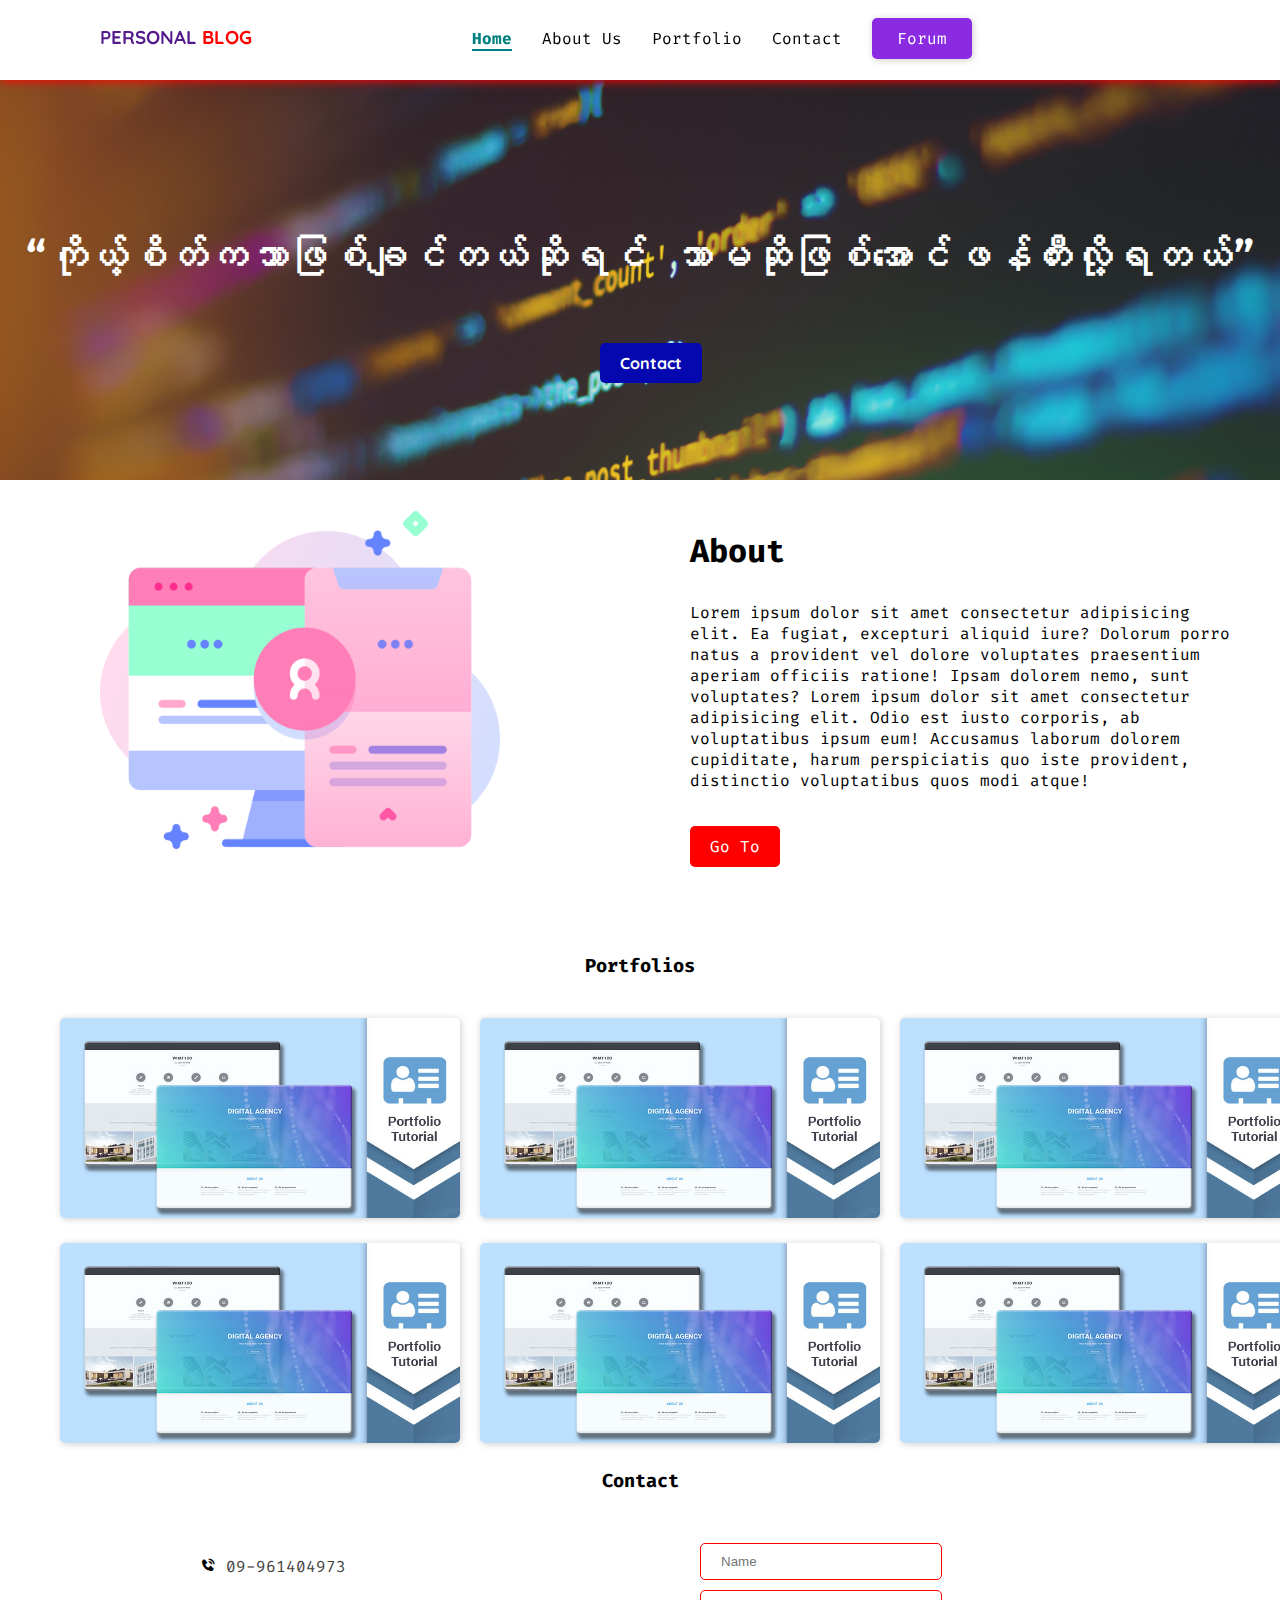
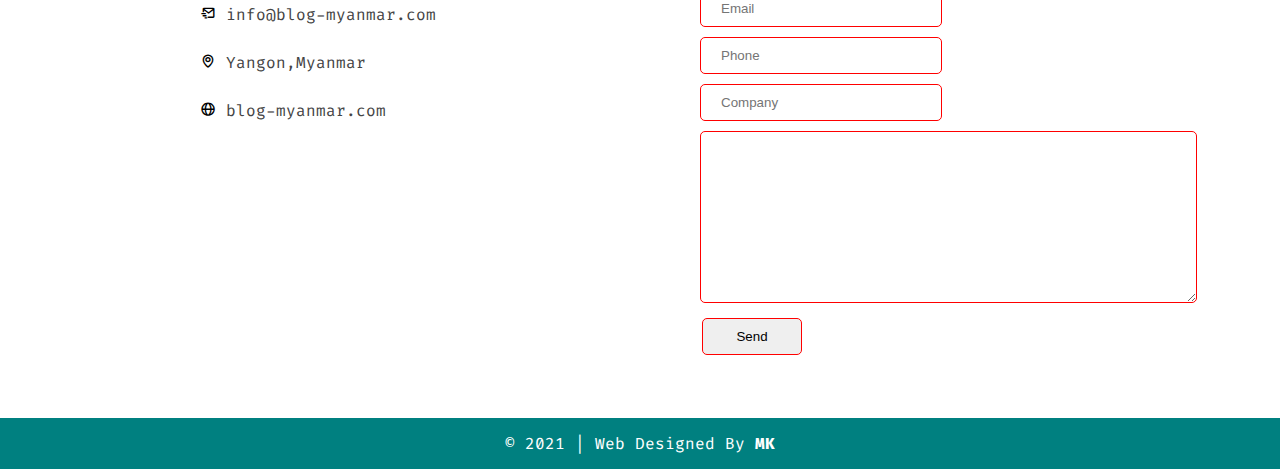
<file: index.html>
<!DOCTYPE html>
<html lang="en">
<head>
    <meta charset="UTF-8">
    <meta name="viewport" content="width=device-width, initial-scale=1.0">
    <title>Blog System</title>

    <link rel="stylesheet" href="css/desgin.css">
    <link rel="stylesheet" href="web-fonts/css/uicons-regular-rounded.css">
    <link href='https://unpkg.com/boxicons@2.0.7/css/boxicons.min.css' rel='stylesheet'>
</head>
<body>

    <!-- Header Start -->
    <header>
        <div id="logo">
            <h3><a href="">Personal <span style="color:red">Blog</span> </a></h3>
        </div>

        <nav id="menu">
            <ul>
                <li><a href="" class="active">Home</a></li>
                <li><a href="#about">About Us</a></li>
                <li><a href="#portfolios">Portfolio</a></li>
                <li><a href="#contact">Contact</a></li>
                <li class="btn  "><a href="">Forum</a></li>
            </ul>
        </nav>
    </header>
    <!-- Header End -->

    <div id="banner">
        <h3><q>ကိုယ့်စိတ်ကသာဖြစ်ချင်တယ်ဆိုရင် ဘာမဆိုဖြစ်အောင်ဖန်တီးလို့ရတယ်</q></h3>
        <a href="" class="btn-primary">Contact</a>
    </div>

    <!-- About Section -->

    <section id="about">
        <div class="about-container">
          <div class="about-img">
            <img src="images/web-development.png" alt="">
            <div class="caption">
              <span>Min Khant</span>
            </div>
          </div>

          <div class="about-text">
              <h3>About</h3>
              <p>
                Lorem ipsum dolor sit amet consectetur adipisicing elit. Ea fugiat, excepturi aliquid iure? Dolorum porro natus a provident vel dolore voluptates praesentium aperiam officiis ratione! Ipsam dolorem nemo, sunt voluptates?
                Lorem ipsum dolor sit amet consectetur adipisicing elit. Odio est iusto corporis, ab voluptatibus ipsum eum! Accusamus laborum dolorem cupiditate, harum perspiciatis quo iste provident, distinctio voluptatibus quos modi atque!
              </p>

              <a href="" type="button" class="action">Go To</a>
          </div>
        </div>
    </section>

    <section id="portfolios">
        <h3 class="section-title">Portfolios</h3>
        <div class="portfolio-container">
            <div class="item">
                <img src="images/portfolio-1.jpg" alt="portolio-1">
                <div class="view">
                    <a href="" class="figcaption">View Details</a>
                </div>
                
            </div>

            <div class="item">
                <img src="images/portfolio-1.jpg" alt="portolio-1">
                <div class="view">
                    <a href="" class="figcaption">View Details</a>
                </div>
            </div>

            <div class="item">
                <img src="images/portfolio-1.jpg" alt="portolio-1">
                <div class="view">
                    <a href="" class="figcaption">View Details</a>
                </div>
            </div>

            <div class="item">
                <img src="images/portfolio-1.jpg" alt="portolio-1">
                <div class="view">
                    <a href="" class="figcaption">View Details</a>
                </div>
            </div>

            <div class="item">
                <img src="images/portfolio-1.jpg" alt="portolio-1">
                <div class="view">
                    <a href="" class="figcaption">View Details</a>
                </div>
            </div>

            <div class="item">
                <img src="images/portfolio-1.jpg" alt="portolio-1">
                <div class="view">
                    <a href="" class="figcaption">View Details</a>
                </div>
            </div>
            
        </div>
    </section>

    <section id="contact">
        <h3 class="section-title">Contact</h3>
        <div class="contact-container">
            <!-- <h3 class="section-title">Contact</h3> -->
            <div class="contact-info">
                <p>
                    <i class='bx bxs-phone-call'></i>
                    <a href="tel:09-961404973">09-961404973</a>
                </p>

                <p>
                    <i class='bx bx-mail-send' ></i>
                    <a href="mailto:info@blog-myanmar.co">info@blog-myanmar.com</a>
                </p>

                <p>
                    <i class='bx bx-map' ></i>
                    <a href="">Yangon,Myanmar</a>
                </p>

                <p>
                    <i class='bx bx-globe' ></i>
                    <a href="https://blog-myanmar.com">blog-myanmar.com</a>
                </p>
                
            </div>

            <div class="contactus">
                <form action="">
                    <div class="inputs">
                        <input type="text" placeholder="Name" name="" id="">
                        <input type="email" placeholder="Email" name="" id="">
                        <input type="tel" placeholder="Phone" name="" id="">
                        <input type="text" placeholder="Company" name="" id="">
                        <textarea name="" id="" cols="55" rows="10"></textarea>
                    </div>
                    <input type="submit" name="" value="Send" class="form-control">
                </form>
            </div>
        </div>
    </section>
   
    <footer>
        <p> &copy; 2021 | Web Designed By <a href="">MK</a></p>
    </footer>
</body>
</html>
</file>
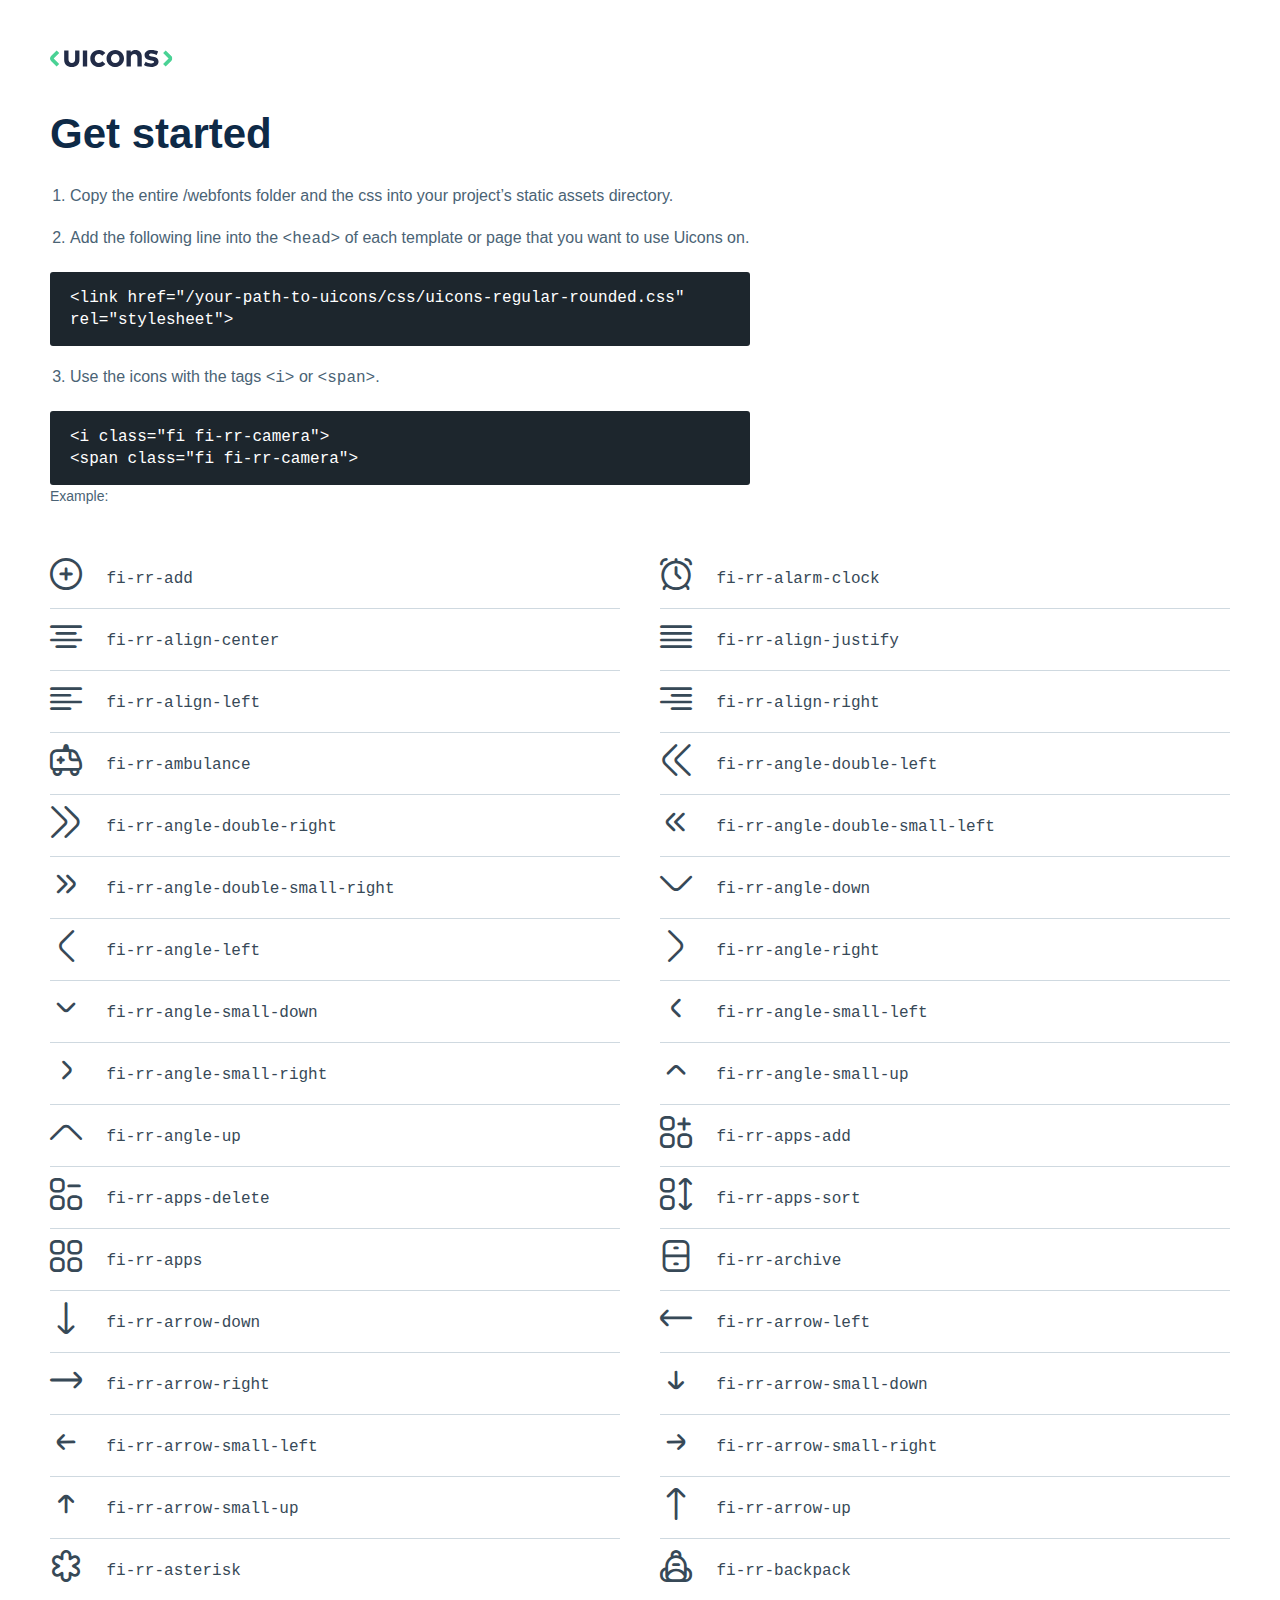
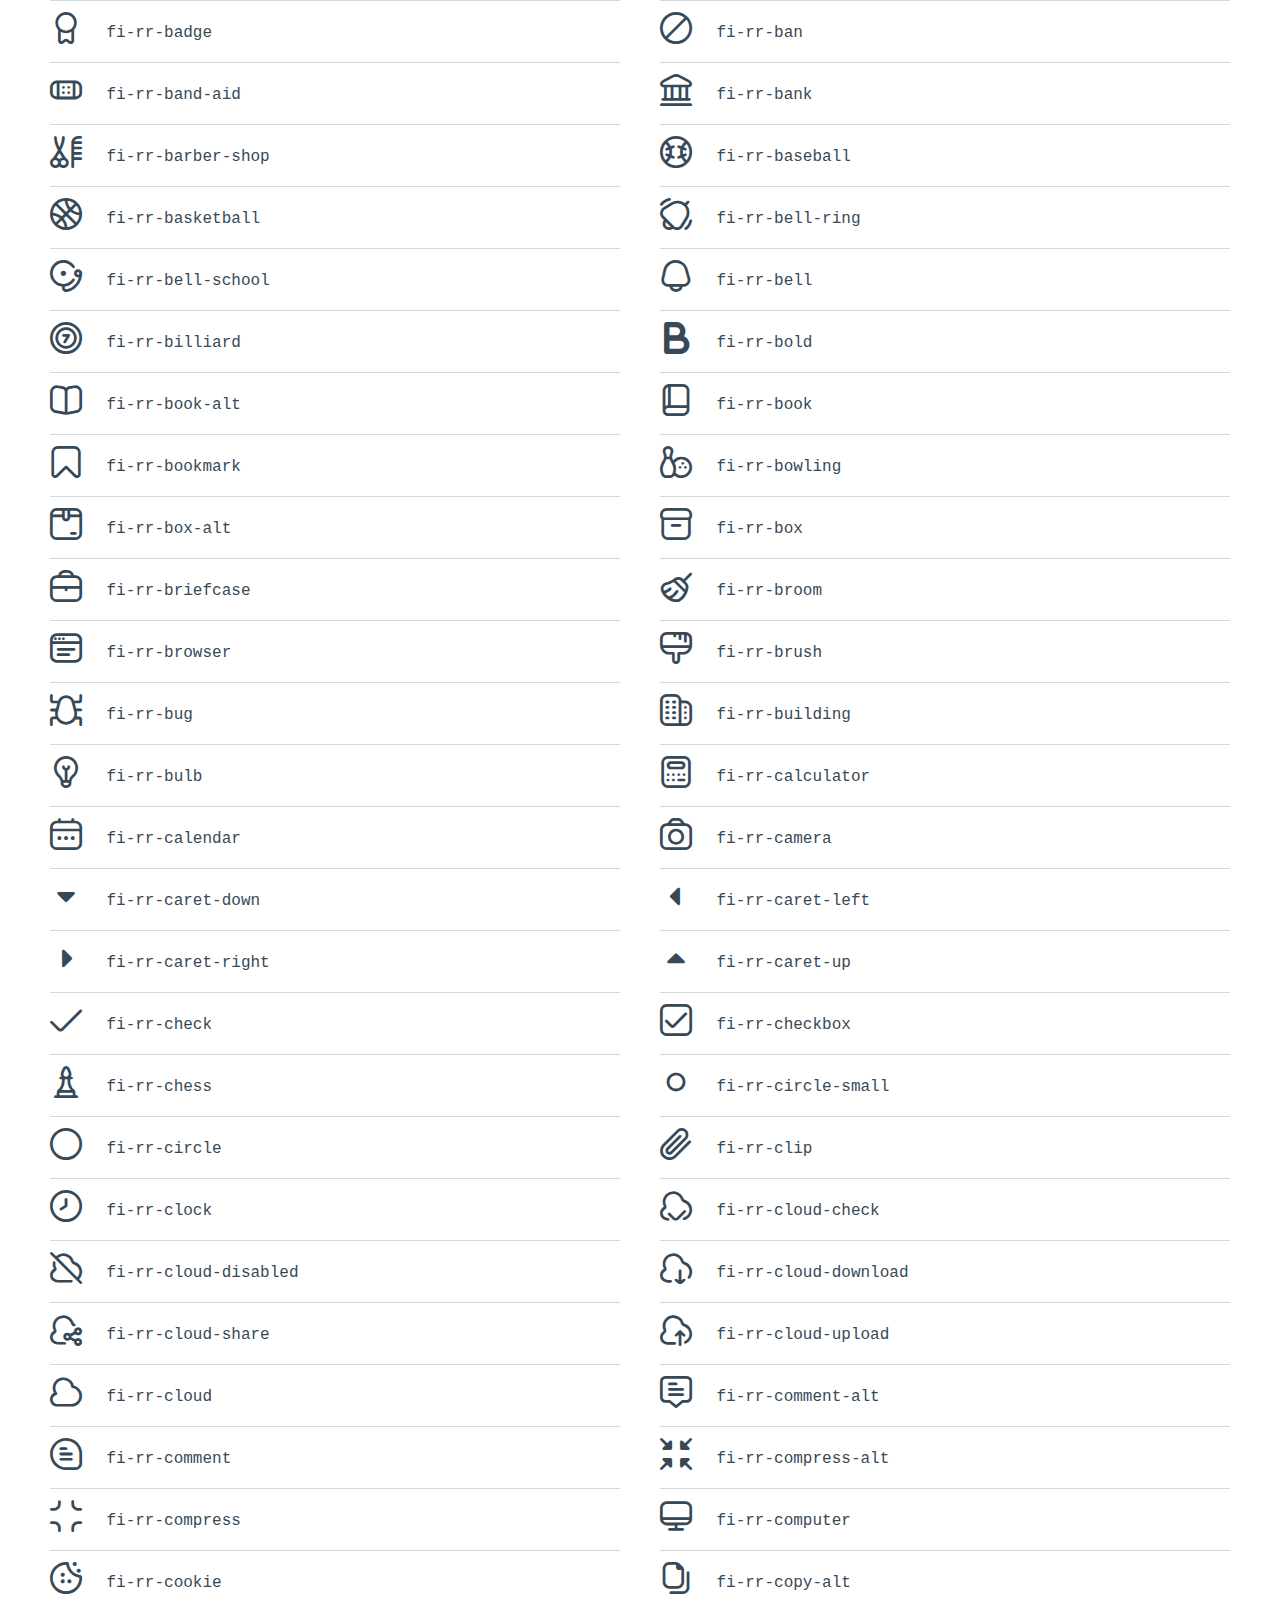
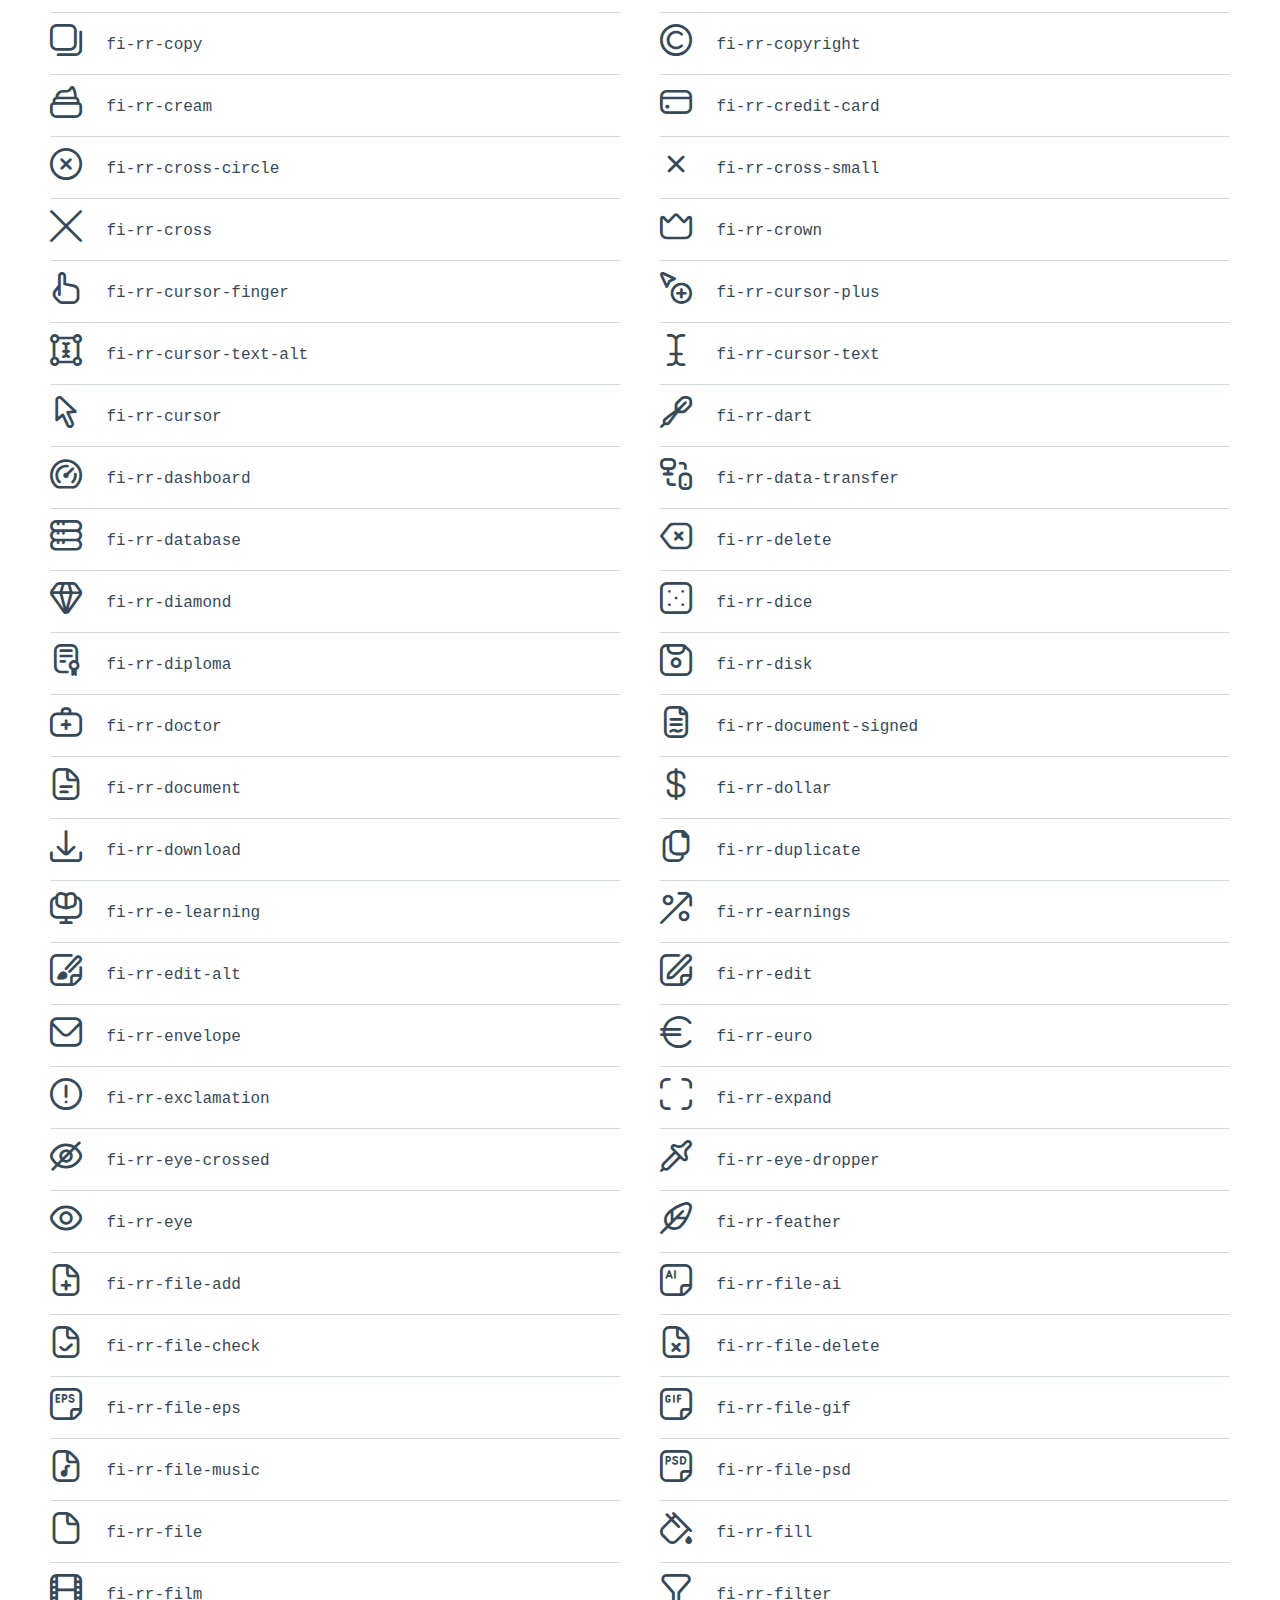
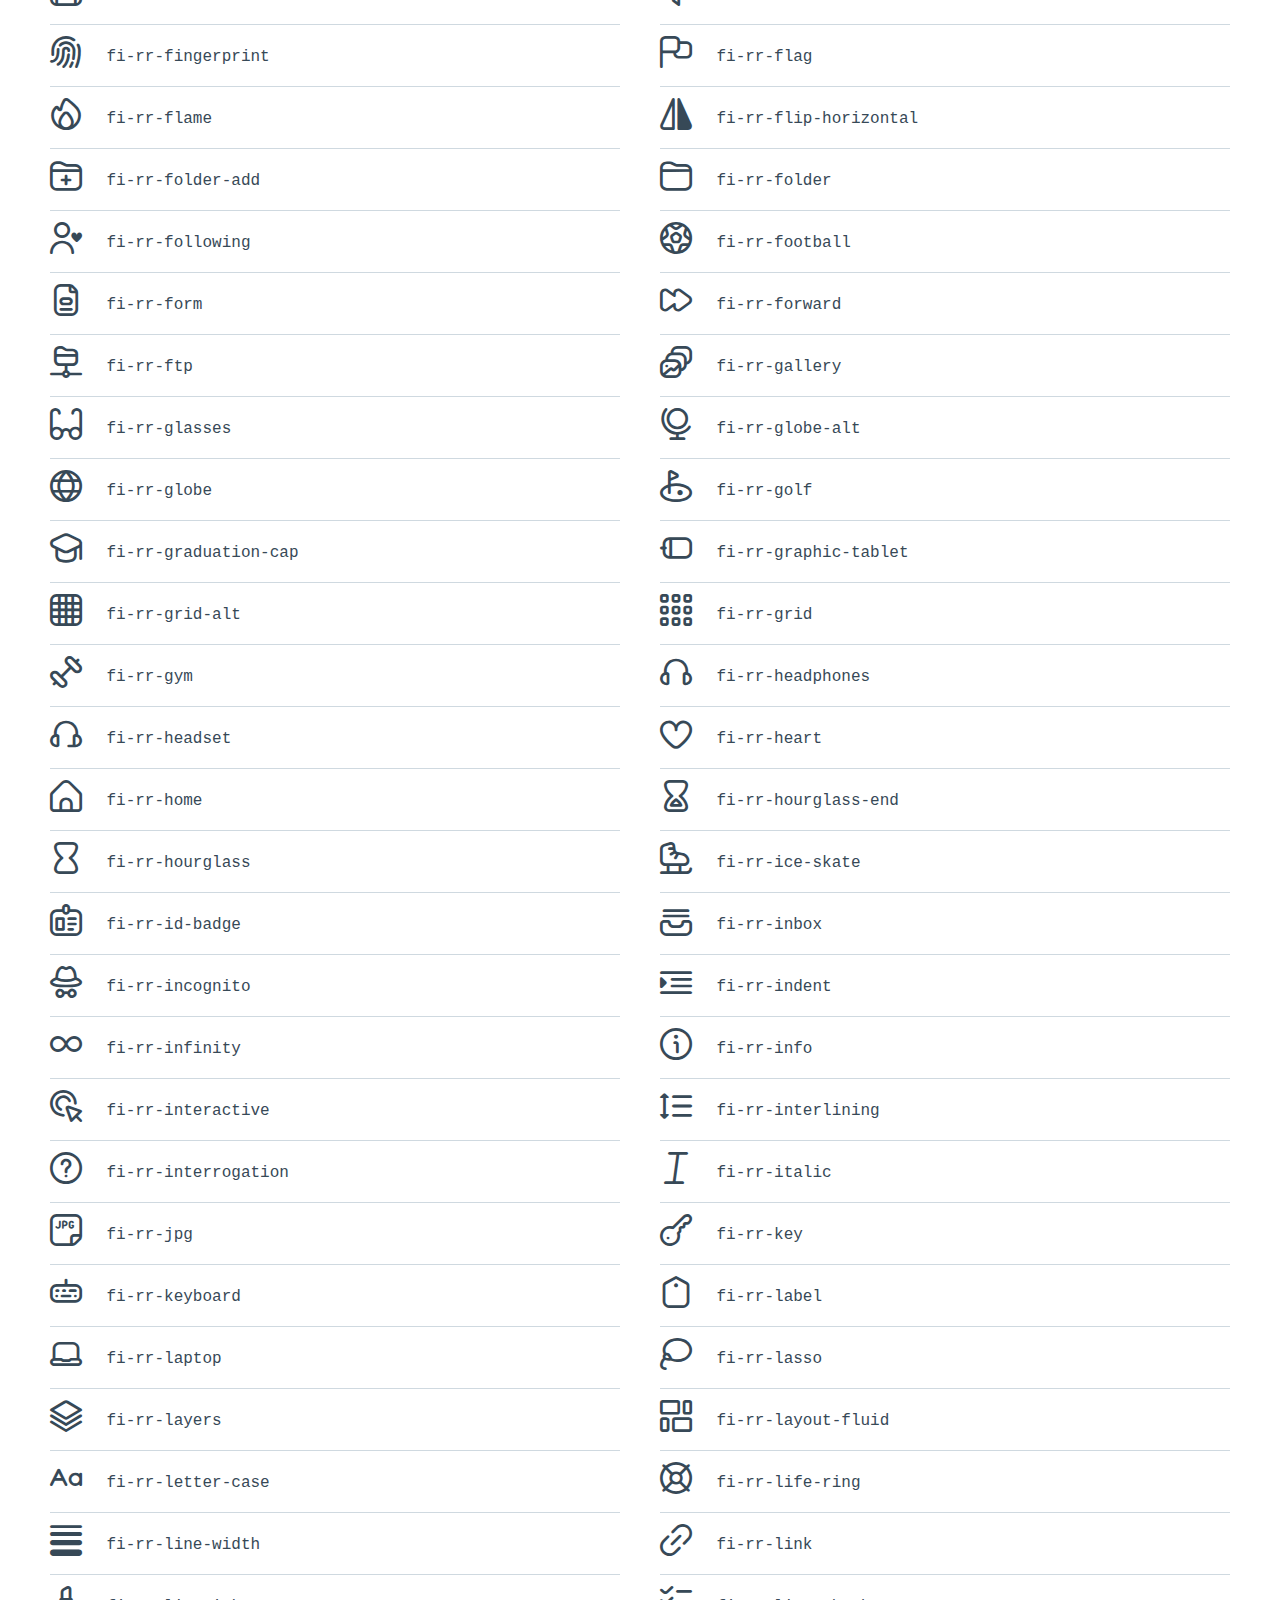
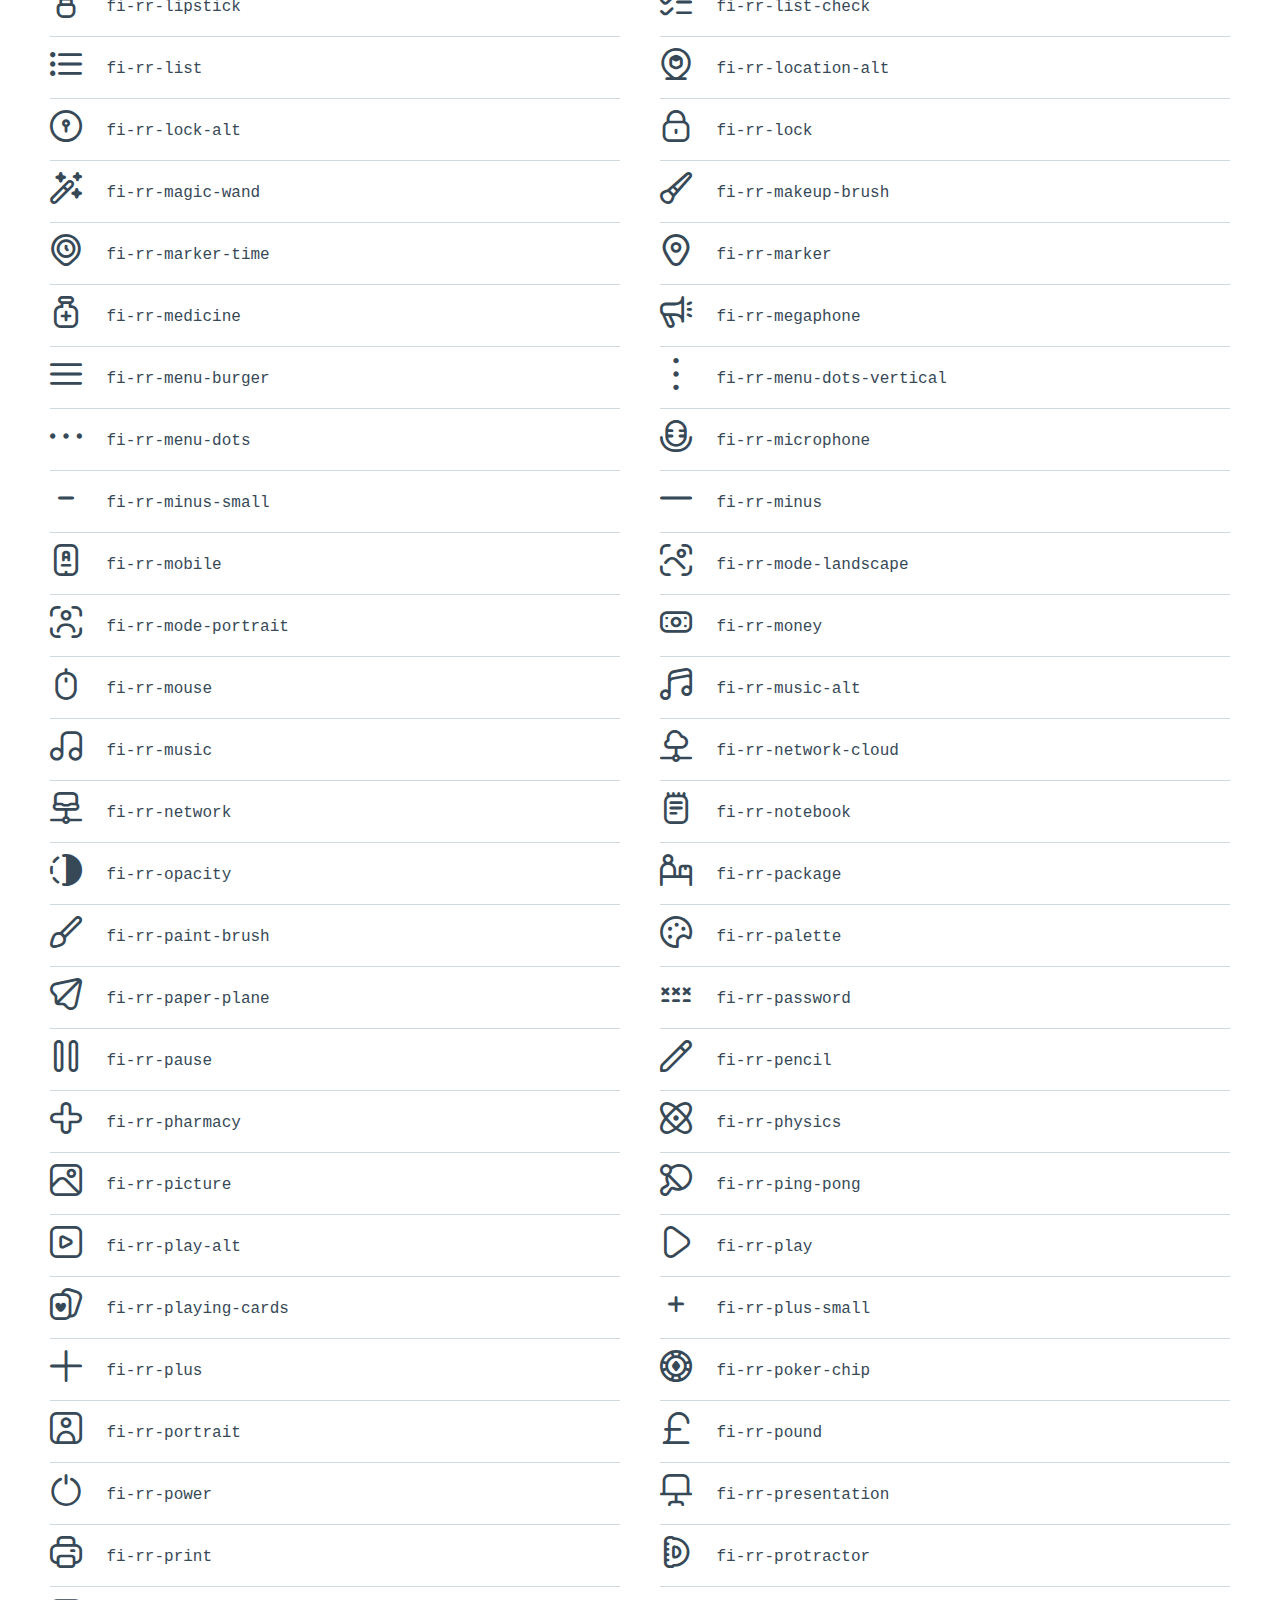
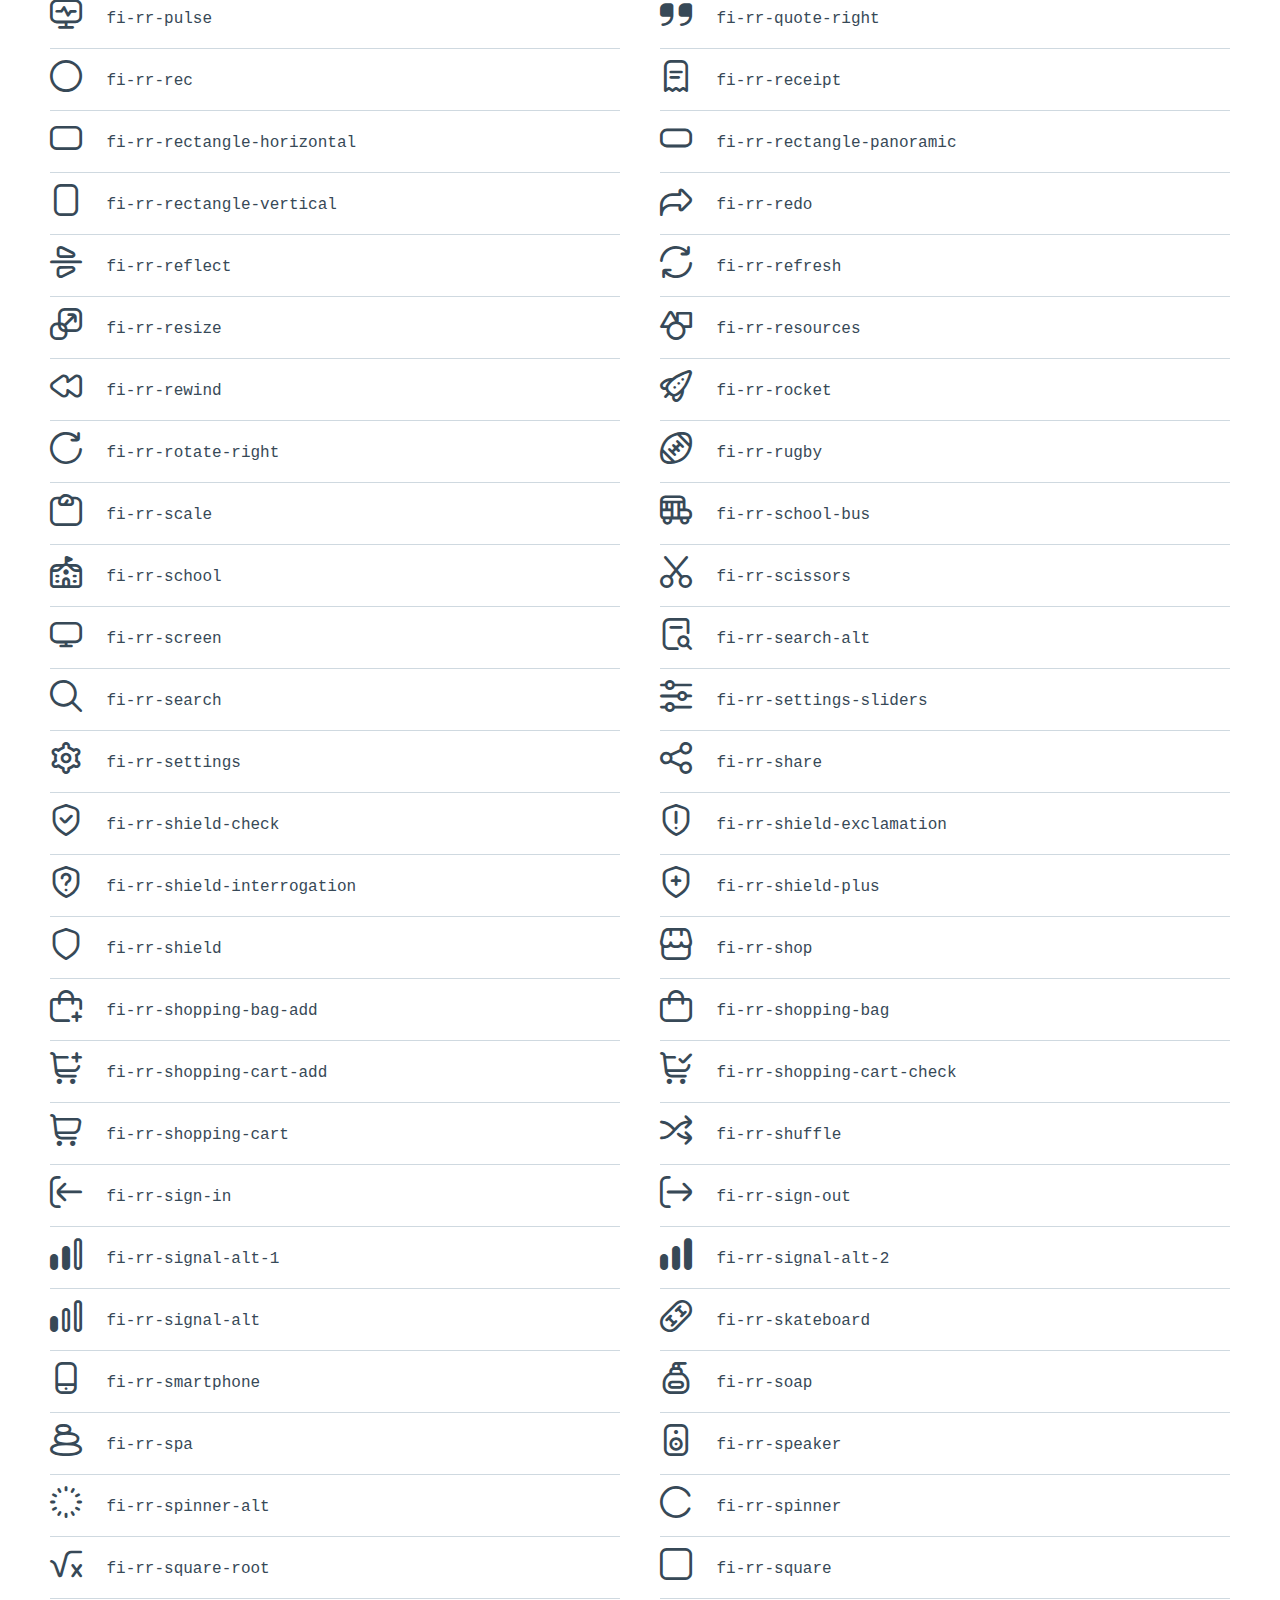
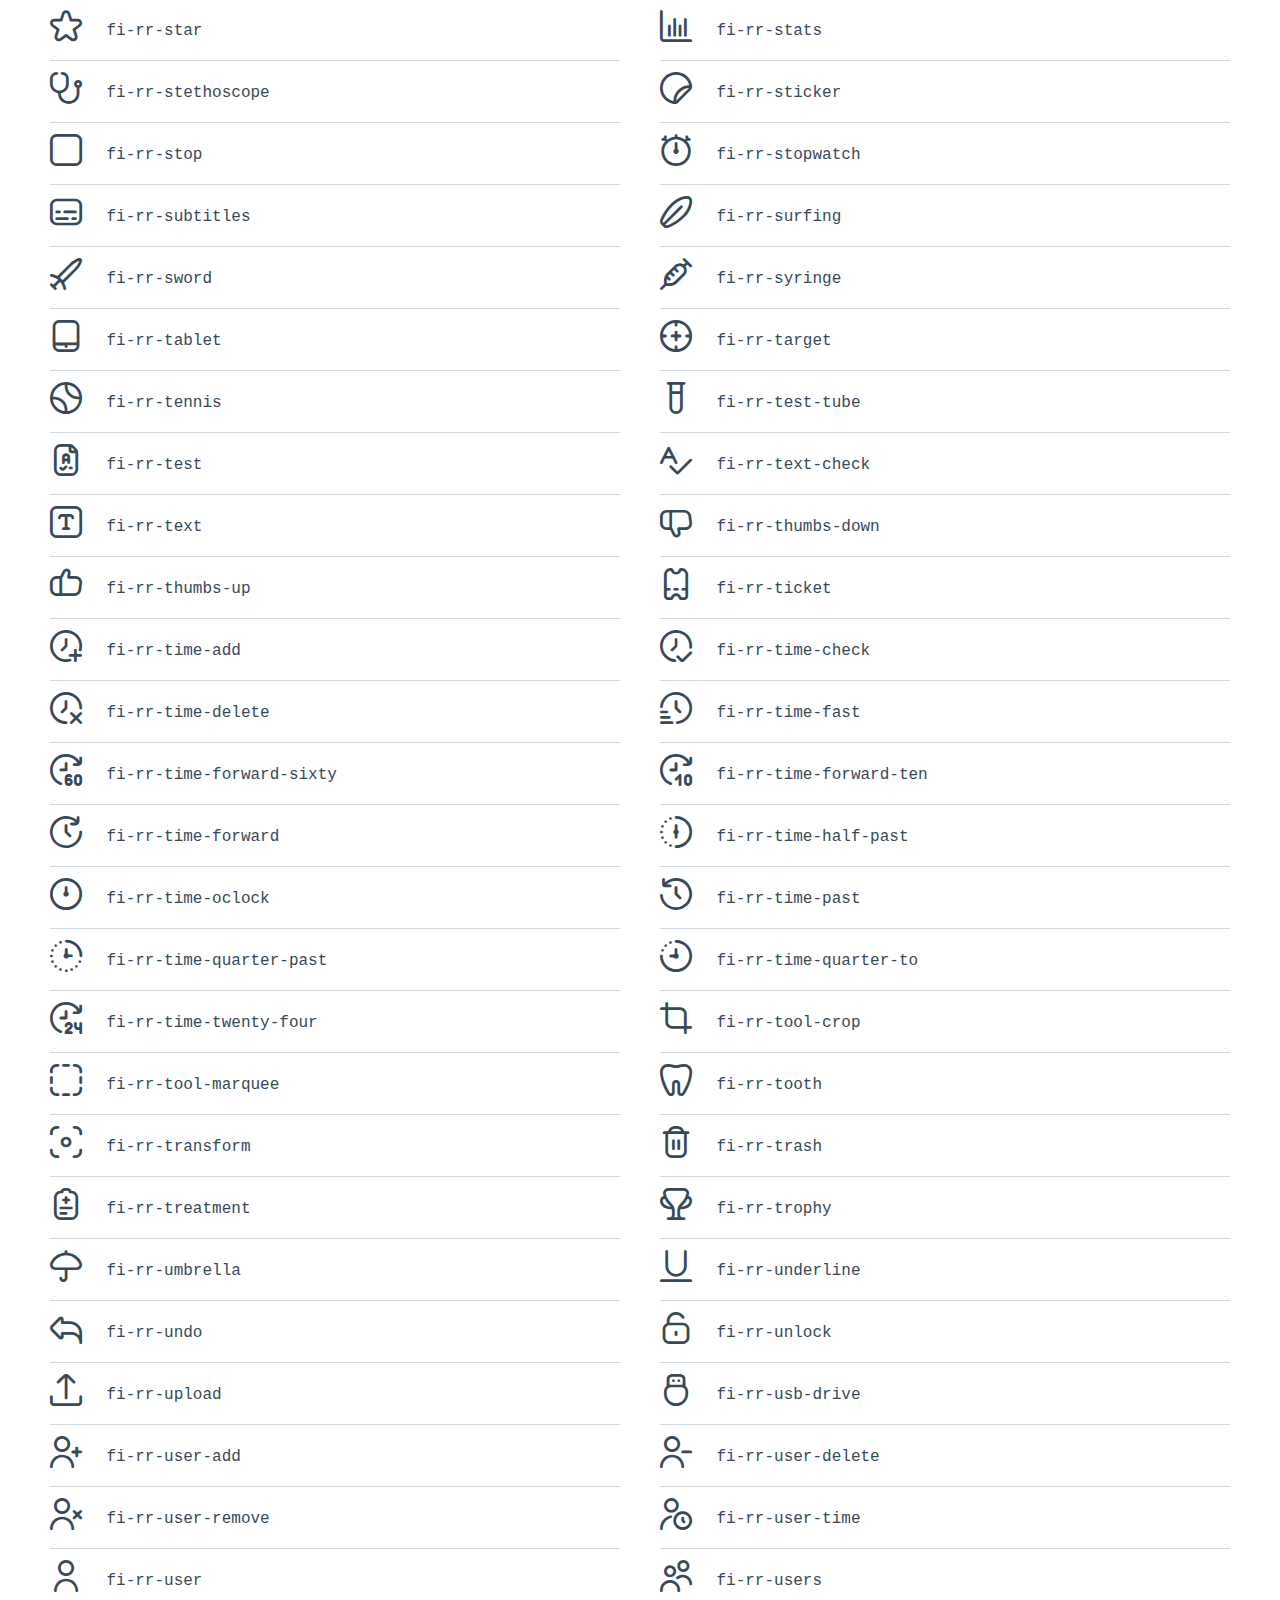
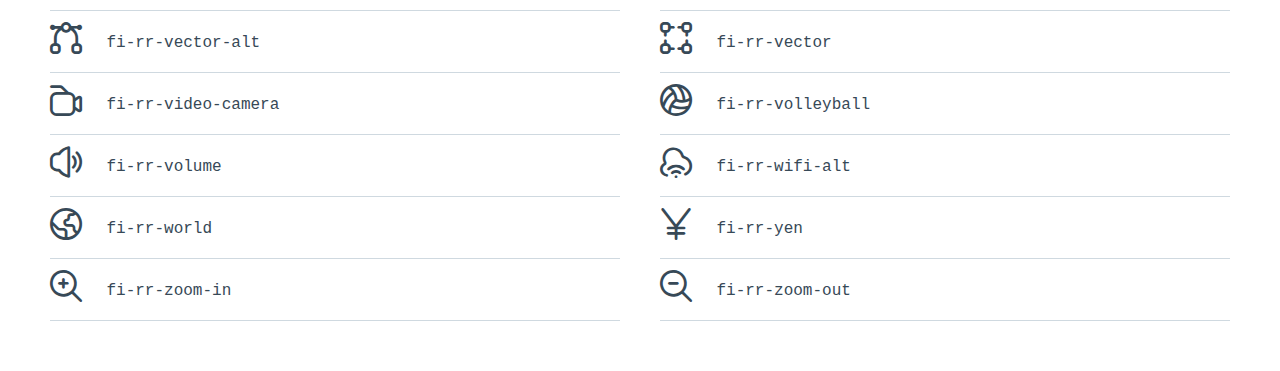
<file: web-fonts/how-to-use.html>
<!DOCTYPE html>
<html lang="en">
<head>
    <meta charset="UTF-8">
    <title>Uicons</title>

    <style>
        html,body,div,span,applet,object,iframe,h1,h2,h3,h4,h5,h6,p,blockquote,pre,a,abbr,acronym,address,big,cite,code,del,dfn,em,img,ins,kbd,q,s,samp,small,strike,strong,sub,sup,tt,var,b,u,i,center,dl,dt,dd,ol,ul,li,fieldset,form,label,legend,table,caption,tbody,tfoot,thead,tr,th,td,article,aside,canvas,details,embed,figure,figcaption,footer,header,hgroup,menu,nav,output,ruby,section,summary,time,mark,audio,video{margin:0;padding:0;border:0;font-size:100%;font:inherit;vertical-align:baseline}article,aside,details,figcaption,figure,footer,header,hgroup,menu,nav,section{display:block}body{line-height:1}ol,ul{list-style:none}blockquote,q{quotes:none}blockquote:before,blockquote:after,q:before,q:after{content:'';content:none}table{border-collapse:collapse;border-spacing:0}

        html {
            box-sizing: border-box;
        }
        *, *:before, *:after {
            box-sizing: inherit;
        }

        body {
            font-family: Arial, Helvetica, sans-serif;
            color: #4A6375;
            line-height: 22px;
        }

        .container {
            padding: 50px;
        }

        .logo {
            margin-bottom: 50px;
            display: inline-block;
        }

        .logo svg {
            display: block
        }

        h1 {
            font-size: 42px;
            color: #0E2A47;
            font-weight: bold;
            margin-bottom: 40px;
        }

        .mono {
            font-family: Consolas,Monaco,Lucida Console,Liberation Mono,DejaVu Sans Mono,Bitstream Vera Sans Mono,Courier New, monospace;
        }

        code {
            background-color: #1D262D;
            padding: 15px 20px;
            border-radius: 3px;
            color: #fff;
            display: block;
            font-family: Consolas,Monaco,Lucida Console,Liberation Mono,DejaVu Sans Mono,Bitstream Vera Sans Mono,Courier New, monospace;
            font-weight: normal;
            width: 100%;
            max-width: 700px;
            margin-left: -20px;
        }

        pre {
            white-space: break-spaces;
        }

        small {
            font-size: 14px;
            margin-left: -20px;
        }

        ol {
            list-style: decimal;
            padding-left: 20px;
        }

        .steps {
            text-align: left;
            margin-bottom: 40px;;
        }

        .steps ol li {
            margin-bottom: 20px;
        }

        .icons {
            color: #374957;
        }

        .icons {
            display: flex;
            flex-wrap: wrap;
            align-items: flex-start;
            margin: 0 -20px;
        }

        .icons li {
            padding: 0 20px;
            width: 50%;
        }

        .icon-holder {
            height: 62px;
            line-height: 62px;
            border-bottom: 1px solid #CFD9E0;
        }

        .icon-holder i {
            font-size: 32px;
            vertical-align: middle;
            margin-right: 20px;
        }

        @media (max-width: 768px) {
            .container {
                padding: 20px;
            }

            .icons li {
                padding: 0 20px;
                width: 100%;
            }
        }
    </style>

    <link rel="stylesheet" type="text/css" href="css/uicons-regular-rounded.css" />
</head>
<body>

    <div class="container">
        <a href="http://www.flaticon.com/uicons" class="logo">
            <svg width="123" height="17" viewBox="0 0 123 17" fill="none" xmlns="http://www.w3.org/2000/svg">
                <g clip-path="url(#clip0)">
                <path d="M29.4438 9.70091C29.4438 14.8009 25.845 17.004 21.812 17.004C17.7791 17.004 14.1641 14.805 14.1641 9.70091V0.434082H18.5135V9.33169C18.5135 11.9162 19.9295 12.9832 21.812 12.9832C23.6946 12.9832 25.1106 11.9324 25.1106 9.33169V0.434082H29.4438V9.70091Z" fill="#222C47"/>
                <path d="M37.1853 16.5821H32.8359V0.434082H37.1853V16.5821Z" fill="#222C47"/>
                <path d="M55.3498 3.051L52.2176 5.68012C51.7982 5.17177 51.2715 4.7626 50.6752 4.482C50.0789 4.2014 49.4279 4.05633 48.7689 4.05721C46.5171 4.05721 44.7116 5.82618 44.7116 8.52021C44.7116 11.2142 46.4968 12.9832 48.7689 12.9832C49.4361 12.977 50.0944 12.8291 50.7001 12.5493C51.3058 12.2695 51.8452 11.8642 52.2825 11.3603L55.3823 14.0097C54.6134 14.9885 53.6254 15.7731 52.4979 16.3002C51.3703 16.8274 50.1348 17.0823 48.8906 17.0446C43.7338 16.9999 40.2852 13.3889 40.2852 8.52021C40.2852 3.65148 43.7338 -7.03519e-05 48.8825 -7.03519e-05C50.1248 -0.0375892 51.3582 0.219274 52.4822 0.74954C53.6062 1.2798 54.5888 2.06843 55.3498 3.051Z" fill="#222C47"/>
                <path d="M73.9959 8.52029C73.9959 13.389 70.2794 17.0406 65.2484 17.0406C60.2174 17.0406 56.5293 13.389 56.5293 8.52029C56.5293 3.65155 60.2295 0 65.2484 0C70.2672 0 73.9959 3.65155 73.9959 8.52029ZM60.9639 8.52029C60.9639 11.1372 62.7978 12.9833 65.2484 12.9833C67.699 12.9833 69.545 11.1494 69.545 8.52029C69.545 5.89117 67.699 4.05728 65.2484 4.05728C62.7978 4.05728 60.9639 5.88305 60.9639 8.52029Z" fill="#222C47"/>
                <path d="M91.7714 6.30095V16.5821H87.422V7.70883C87.422 5.3759 86.2535 4.08974 84.2736 4.08974C82.4072 4.08974 80.8574 5.30692 80.8574 7.74129V16.5821H76.5039V0.434129H80.7397V2.33294C81.8879 0.616706 83.6569 0 85.4908 0C89.1545 0 91.7714 2.54797 91.7714 6.30095Z" fill="#222C47"/>
                <path d="M106.657 4.93353C105.049 4.1464 103.297 3.6976 101.508 3.61492C99.8569 3.61492 99.0252 4.19917 99.0252 5.08365C99.0252 5.96814 100.19 6.24809 101.658 6.46718L103.091 6.68222C106.588 7.21778 108.54 8.78389 108.54 11.5185C108.54 14.8495 105.805 16.9999 101.123 16.9999C98.9238 16.9999 96.039 16.5942 93.9414 15.1011L95.6576 11.7984C97.2818 12.8839 99.2024 13.4395 101.155 13.3889C103.184 13.3889 104.141 12.8209 104.141 11.8715C104.141 11.0884 103.33 10.6543 101.456 10.3865L100.141 10.2039C96.4082 9.68866 94.5581 8.05358 94.5581 5.30275C94.5581 1.98795 97.1223 0.0282822 101.374 0.0282822C103.714 -0.0143955 106.03 0.511905 108.122 1.56193L106.657 4.93353Z" fill="#222C47"/>
                <path d="M3.70114 8.5204L9.24338 2.95787L6.65889 0.377441L1.03145 6.00489C0.37092 6.66732 0 7.56464 0 8.50011C0 9.43559 0.37092 10.3329 1.03145 10.9953L6.60615 16.57L9.19064 13.9896L3.70114 8.5204Z" fill="#4AD295"/>
                <path d="M118.622 8.44737L113.08 13.9896L115.665 16.57L121.288 10.9548C121.616 10.6269 121.876 10.2377 122.054 9.80916C122.232 9.38066 122.323 8.92136 122.323 8.45751C122.323 7.99366 122.232 7.53436 122.054 7.10586C121.876 6.67737 121.616 6.28808 121.288 5.96026L115.713 0.377441L113.133 2.95787L118.622 8.44737Z" fill="#4AD295"/>
                </g>
                <defs>
                <clipPath id="clip0">
                <rect width="122.323" height="17" fill="white"/>
                </clipPath>
                </defs>
            </svg>
        </a>
        
        <h1>Get started</h1>

        <div class="steps">
            <ol>
                <li>Copy the entire /webfonts folder and the css into your project’s static assets directory.</li>
                <li>Add the following line into the <span class="mono">&lt;head&gt;</span> of each template or page that you want to use Uicons on.<br><br>
                    <code><pre>&lt;link href="/your-path-to-uicons/css/uicons-regular-rounded.css" rel="stylesheet"&gt;</pre></code>
                </li>
                <li>Use the icons with the tags <span class="mono">&lt;i&gt;</span> or <span class="mono">&lt;span&gt;</span>.<br><br>
                    <code><pre>&lt;i class="fi fi-rr-camera"&gt;
&lt;span class="fi fi-rr-camera"&gt;</pre></code>
                    <small>Example:</small>
                </li>
            </ol>
        </div>

        <ul class="icons">
            <li>
                <div class="icon-holder">
                    <i class="fi fi-rr-add"></i>
                    <span class="label mono">fi-rr-add</span>
                </div>
            </li>
    
    
            <li>
                <div class="icon-holder">
                    <i class="fi fi-rr-alarm-clock"></i>
                    <span class="label mono">fi-rr-alarm-clock</span>
                </div>
            </li>
    
    
            <li>
                <div class="icon-holder">
                    <i class="fi fi-rr-align-center"></i>
                    <span class="label mono">fi-rr-align-center</span>
                </div>
            </li>
    
    
            <li>
                <div class="icon-holder">
                    <i class="fi fi-rr-align-justify"></i>
                    <span class="label mono">fi-rr-align-justify</span>
                </div>
            </li>
    
    
            <li>
                <div class="icon-holder">
                    <i class="fi fi-rr-align-left"></i>
                    <span class="label mono">fi-rr-align-left</span>
                </div>
            </li>
    
    
            <li>
                <div class="icon-holder">
                    <i class="fi fi-rr-align-right"></i>
                    <span class="label mono">fi-rr-align-right</span>
                </div>
            </li>
    
    
            <li>
                <div class="icon-holder">
                    <i class="fi fi-rr-ambulance"></i>
                    <span class="label mono">fi-rr-ambulance</span>
                </div>
            </li>
    
    
            <li>
                <div class="icon-holder">
                    <i class="fi fi-rr-angle-double-left"></i>
                    <span class="label mono">fi-rr-angle-double-left</span>
                </div>
            </li>
    
    
            <li>
                <div class="icon-holder">
                    <i class="fi fi-rr-angle-double-right"></i>
                    <span class="label mono">fi-rr-angle-double-right</span>
                </div>
            </li>
    
    
            <li>
                <div class="icon-holder">
                    <i class="fi fi-rr-angle-double-small-left"></i>
                    <span class="label mono">fi-rr-angle-double-small-left</span>
                </div>
            </li>
    
    
            <li>
                <div class="icon-holder">
                    <i class="fi fi-rr-angle-double-small-right"></i>
                    <span class="label mono">fi-rr-angle-double-small-right</span>
                </div>
            </li>
    
    
            <li>
                <div class="icon-holder">
                    <i class="fi fi-rr-angle-down"></i>
                    <span class="label mono">fi-rr-angle-down</span>
                </div>
            </li>
    
    
            <li>
                <div class="icon-holder">
                    <i class="fi fi-rr-angle-left"></i>
                    <span class="label mono">fi-rr-angle-left</span>
                </div>
            </li>
    
    
            <li>
                <div class="icon-holder">
                    <i class="fi fi-rr-angle-right"></i>
                    <span class="label mono">fi-rr-angle-right</span>
                </div>
            </li>
    
    
            <li>
                <div class="icon-holder">
                    <i class="fi fi-rr-angle-small-down"></i>
                    <span class="label mono">fi-rr-angle-small-down</span>
                </div>
            </li>
    
    
            <li>
                <div class="icon-holder">
                    <i class="fi fi-rr-angle-small-left"></i>
                    <span class="label mono">fi-rr-angle-small-left</span>
                </div>
            </li>
    
    
            <li>
                <div class="icon-holder">
                    <i class="fi fi-rr-angle-small-right"></i>
                    <span class="label mono">fi-rr-angle-small-right</span>
                </div>
            </li>
    
    
            <li>
                <div class="icon-holder">
                    <i class="fi fi-rr-angle-small-up"></i>
                    <span class="label mono">fi-rr-angle-small-up</span>
                </div>
            </li>
    
    
            <li>
                <div class="icon-holder">
                    <i class="fi fi-rr-angle-up"></i>
                    <span class="label mono">fi-rr-angle-up</span>
                </div>
            </li>
    
    
            <li>
                <div class="icon-holder">
                    <i class="fi fi-rr-apps-add"></i>
                    <span class="label mono">fi-rr-apps-add</span>
                </div>
            </li>
    
    
            <li>
                <div class="icon-holder">
                    <i class="fi fi-rr-apps-delete"></i>
                    <span class="label mono">fi-rr-apps-delete</span>
                </div>
            </li>
    
    
            <li>
                <div class="icon-holder">
                    <i class="fi fi-rr-apps-sort"></i>
                    <span class="label mono">fi-rr-apps-sort</span>
                </div>
            </li>
    
    
            <li>
                <div class="icon-holder">
                    <i class="fi fi-rr-apps"></i>
                    <span class="label mono">fi-rr-apps</span>
                </div>
            </li>
    
    
            <li>
                <div class="icon-holder">
                    <i class="fi fi-rr-archive"></i>
                    <span class="label mono">fi-rr-archive</span>
                </div>
            </li>
    
    
            <li>
                <div class="icon-holder">
                    <i class="fi fi-rr-arrow-down"></i>
                    <span class="label mono">fi-rr-arrow-down</span>
                </div>
            </li>
    
    
            <li>
                <div class="icon-holder">
                    <i class="fi fi-rr-arrow-left"></i>
                    <span class="label mono">fi-rr-arrow-left</span>
                </div>
            </li>
    
    
            <li>
                <div class="icon-holder">
                    <i class="fi fi-rr-arrow-right"></i>
                    <span class="label mono">fi-rr-arrow-right</span>
                </div>
            </li>
    
    
            <li>
                <div class="icon-holder">
                    <i class="fi fi-rr-arrow-small-down"></i>
                    <span class="label mono">fi-rr-arrow-small-down</span>
                </div>
            </li>
    
    
            <li>
                <div class="icon-holder">
                    <i class="fi fi-rr-arrow-small-left"></i>
                    <span class="label mono">fi-rr-arrow-small-left</span>
                </div>
            </li>
    
    
            <li>
                <div class="icon-holder">
                    <i class="fi fi-rr-arrow-small-right"></i>
                    <span class="label mono">fi-rr-arrow-small-right</span>
                </div>
            </li>
    
    
            <li>
                <div class="icon-holder">
                    <i class="fi fi-rr-arrow-small-up"></i>
                    <span class="label mono">fi-rr-arrow-small-up</span>
                </div>
            </li>
    
    
            <li>
                <div class="icon-holder">
                    <i class="fi fi-rr-arrow-up"></i>
                    <span class="label mono">fi-rr-arrow-up</span>
                </div>
            </li>
    
    
            <li>
                <div class="icon-holder">
                    <i class="fi fi-rr-asterisk"></i>
                    <span class="label mono">fi-rr-asterisk</span>
                </div>
            </li>
    
    
            <li>
                <div class="icon-holder">
                    <i class="fi fi-rr-backpack"></i>
                    <span class="label mono">fi-rr-backpack</span>
                </div>
            </li>
    
    
            <li>
                <div class="icon-holder">
                    <i class="fi fi-rr-badge"></i>
                    <span class="label mono">fi-rr-badge</span>
                </div>
            </li>
    
    
            <li>
                <div class="icon-holder">
                    <i class="fi fi-rr-ban"></i>
                    <span class="label mono">fi-rr-ban</span>
                </div>
            </li>
    
    
            <li>
                <div class="icon-holder">
                    <i class="fi fi-rr-band-aid"></i>
                    <span class="label mono">fi-rr-band-aid</span>
                </div>
            </li>
    
    
            <li>
                <div class="icon-holder">
                    <i class="fi fi-rr-bank"></i>
                    <span class="label mono">fi-rr-bank</span>
                </div>
            </li>
    
    
            <li>
                <div class="icon-holder">
                    <i class="fi fi-rr-barber-shop"></i>
                    <span class="label mono">fi-rr-barber-shop</span>
                </div>
            </li>
    
    
            <li>
                <div class="icon-holder">
                    <i class="fi fi-rr-baseball"></i>
                    <span class="label mono">fi-rr-baseball</span>
                </div>
            </li>
    
    
            <li>
                <div class="icon-holder">
                    <i class="fi fi-rr-basketball"></i>
                    <span class="label mono">fi-rr-basketball</span>
                </div>
            </li>
    
    
            <li>
                <div class="icon-holder">
                    <i class="fi fi-rr-bell-ring"></i>
                    <span class="label mono">fi-rr-bell-ring</span>
                </div>
            </li>
    
    
            <li>
                <div class="icon-holder">
                    <i class="fi fi-rr-bell-school"></i>
                    <span class="label mono">fi-rr-bell-school</span>
                </div>
            </li>
    
    
            <li>
                <div class="icon-holder">
                    <i class="fi fi-rr-bell"></i>
                    <span class="label mono">fi-rr-bell</span>
                </div>
            </li>
    
    
            <li>
                <div class="icon-holder">
                    <i class="fi fi-rr-billiard"></i>
                    <span class="label mono">fi-rr-billiard</span>
                </div>
            </li>
    
    
            <li>
                <div class="icon-holder">
                    <i class="fi fi-rr-bold"></i>
                    <span class="label mono">fi-rr-bold</span>
                </div>
            </li>
    
    
            <li>
                <div class="icon-holder">
                    <i class="fi fi-rr-book-alt"></i>
                    <span class="label mono">fi-rr-book-alt</span>
                </div>
            </li>
    
    
            <li>
                <div class="icon-holder">
                    <i class="fi fi-rr-book"></i>
                    <span class="label mono">fi-rr-book</span>
                </div>
            </li>
    
    
            <li>
                <div class="icon-holder">
                    <i class="fi fi-rr-bookmark"></i>
                    <span class="label mono">fi-rr-bookmark</span>
                </div>
            </li>
    
    
            <li>
                <div class="icon-holder">
                    <i class="fi fi-rr-bowling"></i>
                    <span class="label mono">fi-rr-bowling</span>
                </div>
            </li>
    
    
            <li>
                <div class="icon-holder">
                    <i class="fi fi-rr-box-alt"></i>
                    <span class="label mono">fi-rr-box-alt</span>
                </div>
            </li>
    
    
            <li>
                <div class="icon-holder">
                    <i class="fi fi-rr-box"></i>
                    <span class="label mono">fi-rr-box</span>
                </div>
            </li>
    
    
            <li>
                <div class="icon-holder">
                    <i class="fi fi-rr-briefcase"></i>
                    <span class="label mono">fi-rr-briefcase</span>
                </div>
            </li>
    
    
            <li>
                <div class="icon-holder">
                    <i class="fi fi-rr-broom"></i>
                    <span class="label mono">fi-rr-broom</span>
                </div>
            </li>
    
    
            <li>
                <div class="icon-holder">
                    <i class="fi fi-rr-browser"></i>
                    <span class="label mono">fi-rr-browser</span>
                </div>
            </li>
    
    
            <li>
                <div class="icon-holder">
                    <i class="fi fi-rr-brush"></i>
                    <span class="label mono">fi-rr-brush</span>
                </div>
            </li>
    
    
            <li>
                <div class="icon-holder">
                    <i class="fi fi-rr-bug"></i>
                    <span class="label mono">fi-rr-bug</span>
                </div>
            </li>
    
    
            <li>
                <div class="icon-holder">
                    <i class="fi fi-rr-building"></i>
                    <span class="label mono">fi-rr-building</span>
                </div>
            </li>
    
    
            <li>
                <div class="icon-holder">
                    <i class="fi fi-rr-bulb"></i>
                    <span class="label mono">fi-rr-bulb</span>
                </div>
            </li>
    
    
            <li>
                <div class="icon-holder">
                    <i class="fi fi-rr-calculator"></i>
                    <span class="label mono">fi-rr-calculator</span>
                </div>
            </li>
    
    
            <li>
                <div class="icon-holder">
                    <i class="fi fi-rr-calendar"></i>
                    <span class="label mono">fi-rr-calendar</span>
                </div>
            </li>
    
    
            <li>
                <div class="icon-holder">
                    <i class="fi fi-rr-camera"></i>
                    <span class="label mono">fi-rr-camera</span>
                </div>
            </li>
    
    
            <li>
                <div class="icon-holder">
                    <i class="fi fi-rr-caret-down"></i>
                    <span class="label mono">fi-rr-caret-down</span>
                </div>
            </li>
    
    
            <li>
                <div class="icon-holder">
                    <i class="fi fi-rr-caret-left"></i>
                    <span class="label mono">fi-rr-caret-left</span>
                </div>
            </li>
    
    
            <li>
                <div class="icon-holder">
                    <i class="fi fi-rr-caret-right"></i>
                    <span class="label mono">fi-rr-caret-right</span>
                </div>
            </li>
    
    
            <li>
                <div class="icon-holder">
                    <i class="fi fi-rr-caret-up"></i>
                    <span class="label mono">fi-rr-caret-up</span>
                </div>
            </li>
    
    
            <li>
                <div class="icon-holder">
                    <i class="fi fi-rr-check"></i>
                    <span class="label mono">fi-rr-check</span>
                </div>
            </li>
    
    
            <li>
                <div class="icon-holder">
                    <i class="fi fi-rr-checkbox"></i>
                    <span class="label mono">fi-rr-checkbox</span>
                </div>
            </li>
    
    
            <li>
                <div class="icon-holder">
                    <i class="fi fi-rr-chess"></i>
                    <span class="label mono">fi-rr-chess</span>
                </div>
            </li>
    
    
            <li>
                <div class="icon-holder">
                    <i class="fi fi-rr-circle-small"></i>
                    <span class="label mono">fi-rr-circle-small</span>
                </div>
            </li>
    
    
            <li>
                <div class="icon-holder">
                    <i class="fi fi-rr-circle"></i>
                    <span class="label mono">fi-rr-circle</span>
                </div>
            </li>
    
    
            <li>
                <div class="icon-holder">
                    <i class="fi fi-rr-clip"></i>
                    <span class="label mono">fi-rr-clip</span>
                </div>
            </li>
    
    
            <li>
                <div class="icon-holder">
                    <i class="fi fi-rr-clock"></i>
                    <span class="label mono">fi-rr-clock</span>
                </div>
            </li>
    
    
            <li>
                <div class="icon-holder">
                    <i class="fi fi-rr-cloud-check"></i>
                    <span class="label mono">fi-rr-cloud-check</span>
                </div>
            </li>
    
    
            <li>
                <div class="icon-holder">
                    <i class="fi fi-rr-cloud-disabled"></i>
                    <span class="label mono">fi-rr-cloud-disabled</span>
                </div>
            </li>
    
    
            <li>
                <div class="icon-holder">
                    <i class="fi fi-rr-cloud-download"></i>
                    <span class="label mono">fi-rr-cloud-download</span>
                </div>
            </li>
    
    
            <li>
                <div class="icon-holder">
                    <i class="fi fi-rr-cloud-share"></i>
                    <span class="label mono">fi-rr-cloud-share</span>
                </div>
            </li>
    
    
            <li>
                <div class="icon-holder">
                    <i class="fi fi-rr-cloud-upload"></i>
                    <span class="label mono">fi-rr-cloud-upload</span>
                </div>
            </li>
    
    
            <li>
                <div class="icon-holder">
                    <i class="fi fi-rr-cloud"></i>
                    <span class="label mono">fi-rr-cloud</span>
                </div>
            </li>
    
    
            <li>
                <div class="icon-holder">
                    <i class="fi fi-rr-comment-alt"></i>
                    <span class="label mono">fi-rr-comment-alt</span>
                </div>
            </li>
    
    
            <li>
                <div class="icon-holder">
                    <i class="fi fi-rr-comment"></i>
                    <span class="label mono">fi-rr-comment</span>
                </div>
            </li>
    
    
            <li>
                <div class="icon-holder">
                    <i class="fi fi-rr-compress-alt"></i>
                    <span class="label mono">fi-rr-compress-alt</span>
                </div>
            </li>
    
    
            <li>
                <div class="icon-holder">
                    <i class="fi fi-rr-compress"></i>
                    <span class="label mono">fi-rr-compress</span>
                </div>
            </li>
    
    
            <li>
                <div class="icon-holder">
                    <i class="fi fi-rr-computer"></i>
                    <span class="label mono">fi-rr-computer</span>
                </div>
            </li>
    
    
            <li>
                <div class="icon-holder">
                    <i class="fi fi-rr-cookie"></i>
                    <span class="label mono">fi-rr-cookie</span>
                </div>
            </li>
    
    
            <li>
                <div class="icon-holder">
                    <i class="fi fi-rr-copy-alt"></i>
                    <span class="label mono">fi-rr-copy-alt</span>
                </div>
            </li>
    
    
            <li>
                <div class="icon-holder">
                    <i class="fi fi-rr-copy"></i>
                    <span class="label mono">fi-rr-copy</span>
                </div>
            </li>
    
    
            <li>
                <div class="icon-holder">
                    <i class="fi fi-rr-copyright"></i>
                    <span class="label mono">fi-rr-copyright</span>
                </div>
            </li>
    
    
            <li>
                <div class="icon-holder">
                    <i class="fi fi-rr-cream"></i>
                    <span class="label mono">fi-rr-cream</span>
                </div>
            </li>
    
    
            <li>
                <div class="icon-holder">
                    <i class="fi fi-rr-credit-card"></i>
                    <span class="label mono">fi-rr-credit-card</span>
                </div>
            </li>
    
    
            <li>
                <div class="icon-holder">
                    <i class="fi fi-rr-cross-circle"></i>
                    <span class="label mono">fi-rr-cross-circle</span>
                </div>
            </li>
    
    
            <li>
                <div class="icon-holder">
                    <i class="fi fi-rr-cross-small"></i>
                    <span class="label mono">fi-rr-cross-small</span>
                </div>
            </li>
    
    
            <li>
                <div class="icon-holder">
                    <i class="fi fi-rr-cross"></i>
                    <span class="label mono">fi-rr-cross</span>
                </div>
            </li>
    
    
            <li>
                <div class="icon-holder">
                    <i class="fi fi-rr-crown"></i>
                    <span class="label mono">fi-rr-crown</span>
                </div>
            </li>
    
    
            <li>
                <div class="icon-holder">
                    <i class="fi fi-rr-cursor-finger"></i>
                    <span class="label mono">fi-rr-cursor-finger</span>
                </div>
            </li>
    
    
            <li>
                <div class="icon-holder">
                    <i class="fi fi-rr-cursor-plus"></i>
                    <span class="label mono">fi-rr-cursor-plus</span>
                </div>
            </li>
    
    
            <li>
                <div class="icon-holder">
                    <i class="fi fi-rr-cursor-text-alt"></i>
                    <span class="label mono">fi-rr-cursor-text-alt</span>
                </div>
            </li>
    
    
            <li>
                <div class="icon-holder">
                    <i class="fi fi-rr-cursor-text"></i>
                    <span class="label mono">fi-rr-cursor-text</span>
                </div>
            </li>
    
    
            <li>
                <div class="icon-holder">
                    <i class="fi fi-rr-cursor"></i>
                    <span class="label mono">fi-rr-cursor</span>
                </div>
            </li>
    
    
            <li>
                <div class="icon-holder">
                    <i class="fi fi-rr-dart"></i>
                    <span class="label mono">fi-rr-dart</span>
                </div>
            </li>
    
    
            <li>
                <div class="icon-holder">
                    <i class="fi fi-rr-dashboard"></i>
                    <span class="label mono">fi-rr-dashboard</span>
                </div>
            </li>
    
    
            <li>
                <div class="icon-holder">
                    <i class="fi fi-rr-data-transfer"></i>
                    <span class="label mono">fi-rr-data-transfer</span>
                </div>
            </li>
    
    
            <li>
                <div class="icon-holder">
                    <i class="fi fi-rr-database"></i>
                    <span class="label mono">fi-rr-database</span>
                </div>
            </li>
    
    
            <li>
                <div class="icon-holder">
                    <i class="fi fi-rr-delete"></i>
                    <span class="label mono">fi-rr-delete</span>
                </div>
            </li>
    
    
            <li>
                <div class="icon-holder">
                    <i class="fi fi-rr-diamond"></i>
                    <span class="label mono">fi-rr-diamond</span>
                </div>
            </li>
    
    
            <li>
                <div class="icon-holder">
                    <i class="fi fi-rr-dice"></i>
                    <span class="label mono">fi-rr-dice</span>
                </div>
            </li>
    
    
            <li>
                <div class="icon-holder">
                    <i class="fi fi-rr-diploma"></i>
                    <span class="label mono">fi-rr-diploma</span>
                </div>
            </li>
    
    
            <li>
                <div class="icon-holder">
                    <i class="fi fi-rr-disk"></i>
                    <span class="label mono">fi-rr-disk</span>
                </div>
            </li>
    
    
            <li>
                <div class="icon-holder">
                    <i class="fi fi-rr-doctor"></i>
                    <span class="label mono">fi-rr-doctor</span>
                </div>
            </li>
    
    
            <li>
                <div class="icon-holder">
                    <i class="fi fi-rr-document-signed"></i>
                    <span class="label mono">fi-rr-document-signed</span>
                </div>
            </li>
    
    
            <li>
                <div class="icon-holder">
                    <i class="fi fi-rr-document"></i>
                    <span class="label mono">fi-rr-document</span>
                </div>
            </li>
    
    
            <li>
                <div class="icon-holder">
                    <i class="fi fi-rr-dollar"></i>
                    <span class="label mono">fi-rr-dollar</span>
                </div>
            </li>
    
    
            <li>
                <div class="icon-holder">
                    <i class="fi fi-rr-download"></i>
                    <span class="label mono">fi-rr-download</span>
                </div>
            </li>
    
    
            <li>
                <div class="icon-holder">
                    <i class="fi fi-rr-duplicate"></i>
                    <span class="label mono">fi-rr-duplicate</span>
                </div>
            </li>
    
    
            <li>
                <div class="icon-holder">
                    <i class="fi fi-rr-e-learning"></i>
                    <span class="label mono">fi-rr-e-learning</span>
                </div>
            </li>
    
    
            <li>
                <div class="icon-holder">
                    <i class="fi fi-rr-earnings"></i>
                    <span class="label mono">fi-rr-earnings</span>
                </div>
            </li>
    
    
            <li>
                <div class="icon-holder">
                    <i class="fi fi-rr-edit-alt"></i>
                    <span class="label mono">fi-rr-edit-alt</span>
                </div>
            </li>
    
    
            <li>
                <div class="icon-holder">
                    <i class="fi fi-rr-edit"></i>
                    <span class="label mono">fi-rr-edit</span>
                </div>
            </li>
    
    
            <li>
                <div class="icon-holder">
                    <i class="fi fi-rr-envelope"></i>
                    <span class="label mono">fi-rr-envelope</span>
                </div>
            </li>
    
    
            <li>
                <div class="icon-holder">
                    <i class="fi fi-rr-euro"></i>
                    <span class="label mono">fi-rr-euro</span>
                </div>
            </li>
    
    
            <li>
                <div class="icon-holder">
                    <i class="fi fi-rr-exclamation"></i>
                    <span class="label mono">fi-rr-exclamation</span>
                </div>
            </li>
    
    
            <li>
                <div class="icon-holder">
                    <i class="fi fi-rr-expand"></i>
                    <span class="label mono">fi-rr-expand</span>
                </div>
            </li>
    
    
            <li>
                <div class="icon-holder">
                    <i class="fi fi-rr-eye-crossed"></i>
                    <span class="label mono">fi-rr-eye-crossed</span>
                </div>
            </li>
    
    
            <li>
                <div class="icon-holder">
                    <i class="fi fi-rr-eye-dropper"></i>
                    <span class="label mono">fi-rr-eye-dropper</span>
                </div>
            </li>
    
    
            <li>
                <div class="icon-holder">
                    <i class="fi fi-rr-eye"></i>
                    <span class="label mono">fi-rr-eye</span>
                </div>
            </li>
    
    
            <li>
                <div class="icon-holder">
                    <i class="fi fi-rr-feather"></i>
                    <span class="label mono">fi-rr-feather</span>
                </div>
            </li>
    
    
            <li>
                <div class="icon-holder">
                    <i class="fi fi-rr-file-add"></i>
                    <span class="label mono">fi-rr-file-add</span>
                </div>
            </li>
    
    
            <li>
                <div class="icon-holder">
                    <i class="fi fi-rr-file-ai"></i>
                    <span class="label mono">fi-rr-file-ai</span>
                </div>
            </li>
    
    
            <li>
                <div class="icon-holder">
                    <i class="fi fi-rr-file-check"></i>
                    <span class="label mono">fi-rr-file-check</span>
                </div>
            </li>
    
    
            <li>
                <div class="icon-holder">
                    <i class="fi fi-rr-file-delete"></i>
                    <span class="label mono">fi-rr-file-delete</span>
                </div>
            </li>
    
    
            <li>
                <div class="icon-holder">
                    <i class="fi fi-rr-file-eps"></i>
                    <span class="label mono">fi-rr-file-eps</span>
                </div>
            </li>
    
    
            <li>
                <div class="icon-holder">
                    <i class="fi fi-rr-file-gif"></i>
                    <span class="label mono">fi-rr-file-gif</span>
                </div>
            </li>
    
    
            <li>
                <div class="icon-holder">
                    <i class="fi fi-rr-file-music"></i>
                    <span class="label mono">fi-rr-file-music</span>
                </div>
            </li>
    
    
            <li>
                <div class="icon-holder">
                    <i class="fi fi-rr-file-psd"></i>
                    <span class="label mono">fi-rr-file-psd</span>
                </div>
            </li>
    
    
            <li>
                <div class="icon-holder">
                    <i class="fi fi-rr-file"></i>
                    <span class="label mono">fi-rr-file</span>
                </div>
            </li>
    
    
            <li>
                <div class="icon-holder">
                    <i class="fi fi-rr-fill"></i>
                    <span class="label mono">fi-rr-fill</span>
                </div>
            </li>
    
    
            <li>
                <div class="icon-holder">
                    <i class="fi fi-rr-film"></i>
                    <span class="label mono">fi-rr-film</span>
                </div>
            </li>
    
    
            <li>
                <div class="icon-holder">
                    <i class="fi fi-rr-filter"></i>
                    <span class="label mono">fi-rr-filter</span>
                </div>
            </li>
    
    
            <li>
                <div class="icon-holder">
                    <i class="fi fi-rr-fingerprint"></i>
                    <span class="label mono">fi-rr-fingerprint</span>
                </div>
            </li>
    
    
            <li>
                <div class="icon-holder">
                    <i class="fi fi-rr-flag"></i>
                    <span class="label mono">fi-rr-flag</span>
                </div>
            </li>
    
    
            <li>
                <div class="icon-holder">
                    <i class="fi fi-rr-flame"></i>
                    <span class="label mono">fi-rr-flame</span>
                </div>
            </li>
    
    
            <li>
                <div class="icon-holder">
                    <i class="fi fi-rr-flip-horizontal"></i>
                    <span class="label mono">fi-rr-flip-horizontal</span>
                </div>
            </li>
    
    
            <li>
                <div class="icon-holder">
                    <i class="fi fi-rr-folder-add"></i>
                    <span class="label mono">fi-rr-folder-add</span>
                </div>
            </li>
    
    
            <li>
                <div class="icon-holder">
                    <i class="fi fi-rr-folder"></i>
                    <span class="label mono">fi-rr-folder</span>
                </div>
            </li>
    
    
            <li>
                <div class="icon-holder">
                    <i class="fi fi-rr-following"></i>
                    <span class="label mono">fi-rr-following</span>
                </div>
            </li>
    
    
            <li>
                <div class="icon-holder">
                    <i class="fi fi-rr-football"></i>
                    <span class="label mono">fi-rr-football</span>
                </div>
            </li>
    
    
            <li>
                <div class="icon-holder">
                    <i class="fi fi-rr-form"></i>
                    <span class="label mono">fi-rr-form</span>
                </div>
            </li>
    
    
            <li>
                <div class="icon-holder">
                    <i class="fi fi-rr-forward"></i>
                    <span class="label mono">fi-rr-forward</span>
                </div>
            </li>
    
    
            <li>
                <div class="icon-holder">
                    <i class="fi fi-rr-ftp"></i>
                    <span class="label mono">fi-rr-ftp</span>
                </div>
            </li>
    
    
            <li>
                <div class="icon-holder">
                    <i class="fi fi-rr-gallery"></i>
                    <span class="label mono">fi-rr-gallery</span>
                </div>
            </li>
    
    
            <li>
                <div class="icon-holder">
                    <i class="fi fi-rr-glasses"></i>
                    <span class="label mono">fi-rr-glasses</span>
                </div>
            </li>
    
    
            <li>
                <div class="icon-holder">
                    <i class="fi fi-rr-globe-alt"></i>
                    <span class="label mono">fi-rr-globe-alt</span>
                </div>
            </li>
    
    
            <li>
                <div class="icon-holder">
                    <i class="fi fi-rr-globe"></i>
                    <span class="label mono">fi-rr-globe</span>
                </div>
            </li>
    
    
            <li>
                <div class="icon-holder">
                    <i class="fi fi-rr-golf"></i>
                    <span class="label mono">fi-rr-golf</span>
                </div>
            </li>
    
    
            <li>
                <div class="icon-holder">
                    <i class="fi fi-rr-graduation-cap"></i>
                    <span class="label mono">fi-rr-graduation-cap</span>
                </div>
            </li>
    
    
            <li>
                <div class="icon-holder">
                    <i class="fi fi-rr-graphic-tablet"></i>
                    <span class="label mono">fi-rr-graphic-tablet</span>
                </div>
            </li>
    
    
            <li>
                <div class="icon-holder">
                    <i class="fi fi-rr-grid-alt"></i>
                    <span class="label mono">fi-rr-grid-alt</span>
                </div>
            </li>
    
    
            <li>
                <div class="icon-holder">
                    <i class="fi fi-rr-grid"></i>
                    <span class="label mono">fi-rr-grid</span>
                </div>
            </li>
    
    
            <li>
                <div class="icon-holder">
                    <i class="fi fi-rr-gym"></i>
                    <span class="label mono">fi-rr-gym</span>
                </div>
            </li>
    
    
            <li>
                <div class="icon-holder">
                    <i class="fi fi-rr-headphones"></i>
                    <span class="label mono">fi-rr-headphones</span>
                </div>
            </li>
    
    
            <li>
                <div class="icon-holder">
                    <i class="fi fi-rr-headset"></i>
                    <span class="label mono">fi-rr-headset</span>
                </div>
            </li>
    
    
            <li>
                <div class="icon-holder">
                    <i class="fi fi-rr-heart"></i>
                    <span class="label mono">fi-rr-heart</span>
                </div>
            </li>
    
    
            <li>
                <div class="icon-holder">
                    <i class="fi fi-rr-home"></i>
                    <span class="label mono">fi-rr-home</span>
                </div>
            </li>
    
    
            <li>
                <div class="icon-holder">
                    <i class="fi fi-rr-hourglass-end"></i>
                    <span class="label mono">fi-rr-hourglass-end</span>
                </div>
            </li>
    
    
            <li>
                <div class="icon-holder">
                    <i class="fi fi-rr-hourglass"></i>
                    <span class="label mono">fi-rr-hourglass</span>
                </div>
            </li>
    
    
            <li>
                <div class="icon-holder">
                    <i class="fi fi-rr-ice-skate"></i>
                    <span class="label mono">fi-rr-ice-skate</span>
                </div>
            </li>
    
    
            <li>
                <div class="icon-holder">
                    <i class="fi fi-rr-id-badge"></i>
                    <span class="label mono">fi-rr-id-badge</span>
                </div>
            </li>
    
    
            <li>
                <div class="icon-holder">
                    <i class="fi fi-rr-inbox"></i>
                    <span class="label mono">fi-rr-inbox</span>
                </div>
            </li>
    
    
            <li>
                <div class="icon-holder">
                    <i class="fi fi-rr-incognito"></i>
                    <span class="label mono">fi-rr-incognito</span>
                </div>
            </li>
    
    
            <li>
                <div class="icon-holder">
                    <i class="fi fi-rr-indent"></i>
                    <span class="label mono">fi-rr-indent</span>
                </div>
            </li>
    
    
            <li>
                <div class="icon-holder">
                    <i class="fi fi-rr-infinity"></i>
                    <span class="label mono">fi-rr-infinity</span>
                </div>
            </li>
    
    
            <li>
                <div class="icon-holder">
                    <i class="fi fi-rr-info"></i>
                    <span class="label mono">fi-rr-info</span>
                </div>
            </li>
    
    
            <li>
                <div class="icon-holder">
                    <i class="fi fi-rr-interactive"></i>
                    <span class="label mono">fi-rr-interactive</span>
                </div>
            </li>
    
    
            <li>
                <div class="icon-holder">
                    <i class="fi fi-rr-interlining"></i>
                    <span class="label mono">fi-rr-interlining</span>
                </div>
            </li>
    
    
            <li>
                <div class="icon-holder">
                    <i class="fi fi-rr-interrogation"></i>
                    <span class="label mono">fi-rr-interrogation</span>
                </div>
            </li>
    
    
            <li>
                <div class="icon-holder">
                    <i class="fi fi-rr-italic"></i>
                    <span class="label mono">fi-rr-italic</span>
                </div>
            </li>
    
    
            <li>
                <div class="icon-holder">
                    <i class="fi fi-rr-jpg"></i>
                    <span class="label mono">fi-rr-jpg</span>
                </div>
            </li>
    
    
            <li>
                <div class="icon-holder">
                    <i class="fi fi-rr-key"></i>
                    <span class="label mono">fi-rr-key</span>
                </div>
            </li>
    
    
            <li>
                <div class="icon-holder">
                    <i class="fi fi-rr-keyboard"></i>
                    <span class="label mono">fi-rr-keyboard</span>
                </div>
            </li>
    
    
            <li>
                <div class="icon-holder">
                    <i class="fi fi-rr-label"></i>
                    <span class="label mono">fi-rr-label</span>
                </div>
            </li>
    
    
            <li>
                <div class="icon-holder">
                    <i class="fi fi-rr-laptop"></i>
                    <span class="label mono">fi-rr-laptop</span>
                </div>
            </li>
    
    
            <li>
                <div class="icon-holder">
                    <i class="fi fi-rr-lasso"></i>
                    <span class="label mono">fi-rr-lasso</span>
                </div>
            </li>
    
    
            <li>
                <div class="icon-holder">
                    <i class="fi fi-rr-layers"></i>
                    <span class="label mono">fi-rr-layers</span>
                </div>
            </li>
    
    
            <li>
                <div class="icon-holder">
                    <i class="fi fi-rr-layout-fluid"></i>
                    <span class="label mono">fi-rr-layout-fluid</span>
                </div>
            </li>
    
    
            <li>
                <div class="icon-holder">
                    <i class="fi fi-rr-letter-case"></i>
                    <span class="label mono">fi-rr-letter-case</span>
                </div>
            </li>
    
    
            <li>
                <div class="icon-holder">
                    <i class="fi fi-rr-life-ring"></i>
                    <span class="label mono">fi-rr-life-ring</span>
                </div>
            </li>
    
    
            <li>
                <div class="icon-holder">
                    <i class="fi fi-rr-line-width"></i>
                    <span class="label mono">fi-rr-line-width</span>
                </div>
            </li>
    
    
            <li>
                <div class="icon-holder">
                    <i class="fi fi-rr-link"></i>
                    <span class="label mono">fi-rr-link</span>
                </div>
            </li>
    
    
            <li>
                <div class="icon-holder">
                    <i class="fi fi-rr-lipstick"></i>
                    <span class="label mono">fi-rr-lipstick</span>
                </div>
            </li>
    
    
            <li>
                <div class="icon-holder">
                    <i class="fi fi-rr-list-check"></i>
                    <span class="label mono">fi-rr-list-check</span>
                </div>
            </li>
    
    
            <li>
                <div class="icon-holder">
                    <i class="fi fi-rr-list"></i>
                    <span class="label mono">fi-rr-list</span>
                </div>
            </li>
    
    
            <li>
                <div class="icon-holder">
                    <i class="fi fi-rr-location-alt"></i>
                    <span class="label mono">fi-rr-location-alt</span>
                </div>
            </li>
    
    
            <li>
                <div class="icon-holder">
                    <i class="fi fi-rr-lock-alt"></i>
                    <span class="label mono">fi-rr-lock-alt</span>
                </div>
            </li>
    
    
            <li>
                <div class="icon-holder">
                    <i class="fi fi-rr-lock"></i>
                    <span class="label mono">fi-rr-lock</span>
                </div>
            </li>
    
    
            <li>
                <div class="icon-holder">
                    <i class="fi fi-rr-magic-wand"></i>
                    <span class="label mono">fi-rr-magic-wand</span>
                </div>
            </li>
    
    
            <li>
                <div class="icon-holder">
                    <i class="fi fi-rr-makeup-brush"></i>
                    <span class="label mono">fi-rr-makeup-brush</span>
                </div>
            </li>
    
    
            <li>
                <div class="icon-holder">
                    <i class="fi fi-rr-marker-time"></i>
                    <span class="label mono">fi-rr-marker-time</span>
                </div>
            </li>
    
    
            <li>
                <div class="icon-holder">
                    <i class="fi fi-rr-marker"></i>
                    <span class="label mono">fi-rr-marker</span>
                </div>
            </li>
    
    
            <li>
                <div class="icon-holder">
                    <i class="fi fi-rr-medicine"></i>
                    <span class="label mono">fi-rr-medicine</span>
                </div>
            </li>
    
    
            <li>
                <div class="icon-holder">
                    <i class="fi fi-rr-megaphone"></i>
                    <span class="label mono">fi-rr-megaphone</span>
                </div>
            </li>
    
    
            <li>
                <div class="icon-holder">
                    <i class="fi fi-rr-menu-burger"></i>
                    <span class="label mono">fi-rr-menu-burger</span>
                </div>
            </li>
    
    
            <li>
                <div class="icon-holder">
                    <i class="fi fi-rr-menu-dots-vertical"></i>
                    <span class="label mono">fi-rr-menu-dots-vertical</span>
                </div>
            </li>
    
    
            <li>
                <div class="icon-holder">
                    <i class="fi fi-rr-menu-dots"></i>
                    <span class="label mono">fi-rr-menu-dots</span>
                </div>
            </li>
    
    
            <li>
                <div class="icon-holder">
                    <i class="fi fi-rr-microphone"></i>
                    <span class="label mono">fi-rr-microphone</span>
                </div>
            </li>
    
    
            <li>
                <div class="icon-holder">
                    <i class="fi fi-rr-minus-small"></i>
                    <span class="label mono">fi-rr-minus-small</span>
                </div>
            </li>
    
    
            <li>
                <div class="icon-holder">
                    <i class="fi fi-rr-minus"></i>
                    <span class="label mono">fi-rr-minus</span>
                </div>
            </li>
    
    
            <li>
                <div class="icon-holder">
                    <i class="fi fi-rr-mobile"></i>
                    <span class="label mono">fi-rr-mobile</span>
                </div>
            </li>
    
    
            <li>
                <div class="icon-holder">
                    <i class="fi fi-rr-mode-landscape"></i>
                    <span class="label mono">fi-rr-mode-landscape</span>
                </div>
            </li>
    
    
            <li>
                <div class="icon-holder">
                    <i class="fi fi-rr-mode-portrait"></i>
                    <span class="label mono">fi-rr-mode-portrait</span>
                </div>
            </li>
    
    
            <li>
                <div class="icon-holder">
                    <i class="fi fi-rr-money"></i>
                    <span class="label mono">fi-rr-money</span>
                </div>
            </li>
    
    
            <li>
                <div class="icon-holder">
                    <i class="fi fi-rr-mouse"></i>
                    <span class="label mono">fi-rr-mouse</span>
                </div>
            </li>
    
    
            <li>
                <div class="icon-holder">
                    <i class="fi fi-rr-music-alt"></i>
                    <span class="label mono">fi-rr-music-alt</span>
                </div>
            </li>
    
    
            <li>
                <div class="icon-holder">
                    <i class="fi fi-rr-music"></i>
                    <span class="label mono">fi-rr-music</span>
                </div>
            </li>
    
    
            <li>
                <div class="icon-holder">
                    <i class="fi fi-rr-network-cloud"></i>
                    <span class="label mono">fi-rr-network-cloud</span>
                </div>
            </li>
    
    
            <li>
                <div class="icon-holder">
                    <i class="fi fi-rr-network"></i>
                    <span class="label mono">fi-rr-network</span>
                </div>
            </li>
    
    
            <li>
                <div class="icon-holder">
                    <i class="fi fi-rr-notebook"></i>
                    <span class="label mono">fi-rr-notebook</span>
                </div>
            </li>
    
    
            <li>
                <div class="icon-holder">
                    <i class="fi fi-rr-opacity"></i>
                    <span class="label mono">fi-rr-opacity</span>
                </div>
            </li>
    
    
            <li>
                <div class="icon-holder">
                    <i class="fi fi-rr-package"></i>
                    <span class="label mono">fi-rr-package</span>
                </div>
            </li>
    
    
            <li>
                <div class="icon-holder">
                    <i class="fi fi-rr-paint-brush"></i>
                    <span class="label mono">fi-rr-paint-brush</span>
                </div>
            </li>
    
    
            <li>
                <div class="icon-holder">
                    <i class="fi fi-rr-palette"></i>
                    <span class="label mono">fi-rr-palette</span>
                </div>
            </li>
    
    
            <li>
                <div class="icon-holder">
                    <i class="fi fi-rr-paper-plane"></i>
                    <span class="label mono">fi-rr-paper-plane</span>
                </div>
            </li>
    
    
            <li>
                <div class="icon-holder">
                    <i class="fi fi-rr-password"></i>
                    <span class="label mono">fi-rr-password</span>
                </div>
            </li>
    
    
            <li>
                <div class="icon-holder">
                    <i class="fi fi-rr-pause"></i>
                    <span class="label mono">fi-rr-pause</span>
                </div>
            </li>
    
    
            <li>
                <div class="icon-holder">
                    <i class="fi fi-rr-pencil"></i>
                    <span class="label mono">fi-rr-pencil</span>
                </div>
            </li>
    
    
            <li>
                <div class="icon-holder">
                    <i class="fi fi-rr-pharmacy"></i>
                    <span class="label mono">fi-rr-pharmacy</span>
                </div>
            </li>
    
    
            <li>
                <div class="icon-holder">
                    <i class="fi fi-rr-physics"></i>
                    <span class="label mono">fi-rr-physics</span>
                </div>
            </li>
    
    
            <li>
                <div class="icon-holder">
                    <i class="fi fi-rr-picture"></i>
                    <span class="label mono">fi-rr-picture</span>
                </div>
            </li>
    
    
            <li>
                <div class="icon-holder">
                    <i class="fi fi-rr-ping-pong"></i>
                    <span class="label mono">fi-rr-ping-pong</span>
                </div>
            </li>
    
    
            <li>
                <div class="icon-holder">
                    <i class="fi fi-rr-play-alt"></i>
                    <span class="label mono">fi-rr-play-alt</span>
                </div>
            </li>
    
    
            <li>
                <div class="icon-holder">
                    <i class="fi fi-rr-play"></i>
                    <span class="label mono">fi-rr-play</span>
                </div>
            </li>
    
    
            <li>
                <div class="icon-holder">
                    <i class="fi fi-rr-playing-cards"></i>
                    <span class="label mono">fi-rr-playing-cards</span>
                </div>
            </li>
    
    
            <li>
                <div class="icon-holder">
                    <i class="fi fi-rr-plus-small"></i>
                    <span class="label mono">fi-rr-plus-small</span>
                </div>
            </li>
    
    
            <li>
                <div class="icon-holder">
                    <i class="fi fi-rr-plus"></i>
                    <span class="label mono">fi-rr-plus</span>
                </div>
            </li>
    
    
            <li>
                <div class="icon-holder">
                    <i class="fi fi-rr-poker-chip"></i>
                    <span class="label mono">fi-rr-poker-chip</span>
                </div>
            </li>
    
    
            <li>
                <div class="icon-holder">
                    <i class="fi fi-rr-portrait"></i>
                    <span class="label mono">fi-rr-portrait</span>
                </div>
            </li>
    
    
            <li>
                <div class="icon-holder">
                    <i class="fi fi-rr-pound"></i>
                    <span class="label mono">fi-rr-pound</span>
                </div>
            </li>
    
    
            <li>
                <div class="icon-holder">
                    <i class="fi fi-rr-power"></i>
                    <span class="label mono">fi-rr-power</span>
                </div>
            </li>
    
    
            <li>
                <div class="icon-holder">
                    <i class="fi fi-rr-presentation"></i>
                    <span class="label mono">fi-rr-presentation</span>
                </div>
            </li>
    
    
            <li>
                <div class="icon-holder">
                    <i class="fi fi-rr-print"></i>
                    <span class="label mono">fi-rr-print</span>
                </div>
            </li>
    
    
            <li>
                <div class="icon-holder">
                    <i class="fi fi-rr-protractor"></i>
                    <span class="label mono">fi-rr-protractor</span>
                </div>
            </li>
    
    
            <li>
                <div class="icon-holder">
                    <i class="fi fi-rr-pulse"></i>
                    <span class="label mono">fi-rr-pulse</span>
                </div>
            </li>
    
    
            <li>
                <div class="icon-holder">
                    <i class="fi fi-rr-quote-right"></i>
                    <span class="label mono">fi-rr-quote-right</span>
                </div>
            </li>
    
    
            <li>
                <div class="icon-holder">
                    <i class="fi fi-rr-rec"></i>
                    <span class="label mono">fi-rr-rec</span>
                </div>
            </li>
    
    
            <li>
                <div class="icon-holder">
                    <i class="fi fi-rr-receipt"></i>
                    <span class="label mono">fi-rr-receipt</span>
                </div>
            </li>
    
    
            <li>
                <div class="icon-holder">
                    <i class="fi fi-rr-rectangle-horizontal"></i>
                    <span class="label mono">fi-rr-rectangle-horizontal</span>
                </div>
            </li>
    
    
            <li>
                <div class="icon-holder">
                    <i class="fi fi-rr-rectangle-panoramic"></i>
                    <span class="label mono">fi-rr-rectangle-panoramic</span>
                </div>
            </li>
    
    
            <li>
                <div class="icon-holder">
                    <i class="fi fi-rr-rectangle-vertical"></i>
                    <span class="label mono">fi-rr-rectangle-vertical</span>
                </div>
            </li>
    
    
            <li>
                <div class="icon-holder">
                    <i class="fi fi-rr-redo"></i>
                    <span class="label mono">fi-rr-redo</span>
                </div>
            </li>
    
    
            <li>
                <div class="icon-holder">
                    <i class="fi fi-rr-reflect"></i>
                    <span class="label mono">fi-rr-reflect</span>
                </div>
            </li>
    
    
            <li>
                <div class="icon-holder">
                    <i class="fi fi-rr-refresh"></i>
                    <span class="label mono">fi-rr-refresh</span>
                </div>
            </li>
    
    
            <li>
                <div class="icon-holder">
                    <i class="fi fi-rr-resize"></i>
                    <span class="label mono">fi-rr-resize</span>
                </div>
            </li>
    
    
            <li>
                <div class="icon-holder">
                    <i class="fi fi-rr-resources"></i>
                    <span class="label mono">fi-rr-resources</span>
                </div>
            </li>
    
    
            <li>
                <div class="icon-holder">
                    <i class="fi fi-rr-rewind"></i>
                    <span class="label mono">fi-rr-rewind</span>
                </div>
            </li>
    
    
            <li>
                <div class="icon-holder">
                    <i class="fi fi-rr-rocket"></i>
                    <span class="label mono">fi-rr-rocket</span>
                </div>
            </li>
    
    
            <li>
                <div class="icon-holder">
                    <i class="fi fi-rr-rotate-right"></i>
                    <span class="label mono">fi-rr-rotate-right</span>
                </div>
            </li>
    
    
            <li>
                <div class="icon-holder">
                    <i class="fi fi-rr-rugby"></i>
                    <span class="label mono">fi-rr-rugby</span>
                </div>
            </li>
    
    
            <li>
                <div class="icon-holder">
                    <i class="fi fi-rr-scale"></i>
                    <span class="label mono">fi-rr-scale</span>
                </div>
            </li>
    
    
            <li>
                <div class="icon-holder">
                    <i class="fi fi-rr-school-bus"></i>
                    <span class="label mono">fi-rr-school-bus</span>
                </div>
            </li>
    
    
            <li>
                <div class="icon-holder">
                    <i class="fi fi-rr-school"></i>
                    <span class="label mono">fi-rr-school</span>
                </div>
            </li>
    
    
            <li>
                <div class="icon-holder">
                    <i class="fi fi-rr-scissors"></i>
                    <span class="label mono">fi-rr-scissors</span>
                </div>
            </li>
    
    
            <li>
                <div class="icon-holder">
                    <i class="fi fi-rr-screen"></i>
                    <span class="label mono">fi-rr-screen</span>
                </div>
            </li>
    
    
            <li>
                <div class="icon-holder">
                    <i class="fi fi-rr-search-alt"></i>
                    <span class="label mono">fi-rr-search-alt</span>
                </div>
            </li>
    
    
            <li>
                <div class="icon-holder">
                    <i class="fi fi-rr-search"></i>
                    <span class="label mono">fi-rr-search</span>
                </div>
            </li>
    
    
            <li>
                <div class="icon-holder">
                    <i class="fi fi-rr-settings-sliders"></i>
                    <span class="label mono">fi-rr-settings-sliders</span>
                </div>
            </li>
    
    
            <li>
                <div class="icon-holder">
                    <i class="fi fi-rr-settings"></i>
                    <span class="label mono">fi-rr-settings</span>
                </div>
            </li>
    
    
            <li>
                <div class="icon-holder">
                    <i class="fi fi-rr-share"></i>
                    <span class="label mono">fi-rr-share</span>
                </div>
            </li>
    
    
            <li>
                <div class="icon-holder">
                    <i class="fi fi-rr-shield-check"></i>
                    <span class="label mono">fi-rr-shield-check</span>
                </div>
            </li>
    
    
            <li>
                <div class="icon-holder">
                    <i class="fi fi-rr-shield-exclamation"></i>
                    <span class="label mono">fi-rr-shield-exclamation</span>
                </div>
            </li>
    
    
            <li>
                <div class="icon-holder">
                    <i class="fi fi-rr-shield-interrogation"></i>
                    <span class="label mono">fi-rr-shield-interrogation</span>
                </div>
            </li>
    
    
            <li>
                <div class="icon-holder">
                    <i class="fi fi-rr-shield-plus"></i>
                    <span class="label mono">fi-rr-shield-plus</span>
                </div>
            </li>
    
    
            <li>
                <div class="icon-holder">
                    <i class="fi fi-rr-shield"></i>
                    <span class="label mono">fi-rr-shield</span>
                </div>
            </li>
    
    
            <li>
                <div class="icon-holder">
                    <i class="fi fi-rr-shop"></i>
                    <span class="label mono">fi-rr-shop</span>
                </div>
            </li>
    
    
            <li>
                <div class="icon-holder">
                    <i class="fi fi-rr-shopping-bag-add"></i>
                    <span class="label mono">fi-rr-shopping-bag-add</span>
                </div>
            </li>
    
    
            <li>
                <div class="icon-holder">
                    <i class="fi fi-rr-shopping-bag"></i>
                    <span class="label mono">fi-rr-shopping-bag</span>
                </div>
            </li>
    
    
            <li>
                <div class="icon-holder">
                    <i class="fi fi-rr-shopping-cart-add"></i>
                    <span class="label mono">fi-rr-shopping-cart-add</span>
                </div>
            </li>
    
    
            <li>
                <div class="icon-holder">
                    <i class="fi fi-rr-shopping-cart-check"></i>
                    <span class="label mono">fi-rr-shopping-cart-check</span>
                </div>
            </li>
    
    
            <li>
                <div class="icon-holder">
                    <i class="fi fi-rr-shopping-cart"></i>
                    <span class="label mono">fi-rr-shopping-cart</span>
                </div>
            </li>
    
    
            <li>
                <div class="icon-holder">
                    <i class="fi fi-rr-shuffle"></i>
                    <span class="label mono">fi-rr-shuffle</span>
                </div>
            </li>
    
    
            <li>
                <div class="icon-holder">
                    <i class="fi fi-rr-sign-in"></i>
                    <span class="label mono">fi-rr-sign-in</span>
                </div>
            </li>
    
    
            <li>
                <div class="icon-holder">
                    <i class="fi fi-rr-sign-out"></i>
                    <span class="label mono">fi-rr-sign-out</span>
                </div>
            </li>
    
    
            <li>
                <div class="icon-holder">
                    <i class="fi fi-rr-signal-alt-1"></i>
                    <span class="label mono">fi-rr-signal-alt-1</span>
                </div>
            </li>
    
    
            <li>
                <div class="icon-holder">
                    <i class="fi fi-rr-signal-alt-2"></i>
                    <span class="label mono">fi-rr-signal-alt-2</span>
                </div>
            </li>
    
    
            <li>
                <div class="icon-holder">
                    <i class="fi fi-rr-signal-alt"></i>
                    <span class="label mono">fi-rr-signal-alt</span>
                </div>
            </li>
    
    
            <li>
                <div class="icon-holder">
                    <i class="fi fi-rr-skateboard"></i>
                    <span class="label mono">fi-rr-skateboard</span>
                </div>
            </li>
    
    
            <li>
                <div class="icon-holder">
                    <i class="fi fi-rr-smartphone"></i>
                    <span class="label mono">fi-rr-smartphone</span>
                </div>
            </li>
    
    
            <li>
                <div class="icon-holder">
                    <i class="fi fi-rr-soap"></i>
                    <span class="label mono">fi-rr-soap</span>
                </div>
            </li>
    
    
            <li>
                <div class="icon-holder">
                    <i class="fi fi-rr-spa"></i>
                    <span class="label mono">fi-rr-spa</span>
                </div>
            </li>
    
    
            <li>
                <div class="icon-holder">
                    <i class="fi fi-rr-speaker"></i>
                    <span class="label mono">fi-rr-speaker</span>
                </div>
            </li>
    
    
            <li>
                <div class="icon-holder">
                    <i class="fi fi-rr-spinner-alt"></i>
                    <span class="label mono">fi-rr-spinner-alt</span>
                </div>
            </li>
    
    
            <li>
                <div class="icon-holder">
                    <i class="fi fi-rr-spinner"></i>
                    <span class="label mono">fi-rr-spinner</span>
                </div>
            </li>
    
    
            <li>
                <div class="icon-holder">
                    <i class="fi fi-rr-square-root"></i>
                    <span class="label mono">fi-rr-square-root</span>
                </div>
            </li>
    
    
            <li>
                <div class="icon-holder">
                    <i class="fi fi-rr-square"></i>
                    <span class="label mono">fi-rr-square</span>
                </div>
            </li>
    
    
            <li>
                <div class="icon-holder">
                    <i class="fi fi-rr-star"></i>
                    <span class="label mono">fi-rr-star</span>
                </div>
            </li>
    
    
            <li>
                <div class="icon-holder">
                    <i class="fi fi-rr-stats"></i>
                    <span class="label mono">fi-rr-stats</span>
                </div>
            </li>
    
    
            <li>
                <div class="icon-holder">
                    <i class="fi fi-rr-stethoscope"></i>
                    <span class="label mono">fi-rr-stethoscope</span>
                </div>
            </li>
    
    
            <li>
                <div class="icon-holder">
                    <i class="fi fi-rr-sticker"></i>
                    <span class="label mono">fi-rr-sticker</span>
                </div>
            </li>
    
    
            <li>
                <div class="icon-holder">
                    <i class="fi fi-rr-stop"></i>
                    <span class="label mono">fi-rr-stop</span>
                </div>
            </li>
    
    
            <li>
                <div class="icon-holder">
                    <i class="fi fi-rr-stopwatch"></i>
                    <span class="label mono">fi-rr-stopwatch</span>
                </div>
            </li>
    
    
            <li>
                <div class="icon-holder">
                    <i class="fi fi-rr-subtitles"></i>
                    <span class="label mono">fi-rr-subtitles</span>
                </div>
            </li>
    
    
            <li>
                <div class="icon-holder">
                    <i class="fi fi-rr-surfing"></i>
                    <span class="label mono">fi-rr-surfing</span>
                </div>
            </li>
    
    
            <li>
                <div class="icon-holder">
                    <i class="fi fi-rr-sword"></i>
                    <span class="label mono">fi-rr-sword</span>
                </div>
            </li>
    
    
            <li>
                <div class="icon-holder">
                    <i class="fi fi-rr-syringe"></i>
                    <span class="label mono">fi-rr-syringe</span>
                </div>
            </li>
    
    
            <li>
                <div class="icon-holder">
                    <i class="fi fi-rr-tablet"></i>
                    <span class="label mono">fi-rr-tablet</span>
                </div>
            </li>
    
    
            <li>
                <div class="icon-holder">
                    <i class="fi fi-rr-target"></i>
                    <span class="label mono">fi-rr-target</span>
                </div>
            </li>
    
    
            <li>
                <div class="icon-holder">
                    <i class="fi fi-rr-tennis"></i>
                    <span class="label mono">fi-rr-tennis</span>
                </div>
            </li>
    
    
            <li>
                <div class="icon-holder">
                    <i class="fi fi-rr-test-tube"></i>
                    <span class="label mono">fi-rr-test-tube</span>
                </div>
            </li>
    
    
            <li>
                <div class="icon-holder">
                    <i class="fi fi-rr-test"></i>
                    <span class="label mono">fi-rr-test</span>
                </div>
            </li>
    
    
            <li>
                <div class="icon-holder">
                    <i class="fi fi-rr-text-check"></i>
                    <span class="label mono">fi-rr-text-check</span>
                </div>
            </li>
    
    
            <li>
                <div class="icon-holder">
                    <i class="fi fi-rr-text"></i>
                    <span class="label mono">fi-rr-text</span>
                </div>
            </li>
    
    
            <li>
                <div class="icon-holder">
                    <i class="fi fi-rr-thumbs-down"></i>
                    <span class="label mono">fi-rr-thumbs-down</span>
                </div>
            </li>
    
    
            <li>
                <div class="icon-holder">
                    <i class="fi fi-rr-thumbs-up"></i>
                    <span class="label mono">fi-rr-thumbs-up</span>
                </div>
            </li>
    
    
            <li>
                <div class="icon-holder">
                    <i class="fi fi-rr-ticket"></i>
                    <span class="label mono">fi-rr-ticket</span>
                </div>
            </li>
    
    
            <li>
                <div class="icon-holder">
                    <i class="fi fi-rr-time-add"></i>
                    <span class="label mono">fi-rr-time-add</span>
                </div>
            </li>
    
    
            <li>
                <div class="icon-holder">
                    <i class="fi fi-rr-time-check"></i>
                    <span class="label mono">fi-rr-time-check</span>
                </div>
            </li>
    
    
            <li>
                <div class="icon-holder">
                    <i class="fi fi-rr-time-delete"></i>
                    <span class="label mono">fi-rr-time-delete</span>
                </div>
            </li>
    
    
            <li>
                <div class="icon-holder">
                    <i class="fi fi-rr-time-fast"></i>
                    <span class="label mono">fi-rr-time-fast</span>
                </div>
            </li>
    
    
            <li>
                <div class="icon-holder">
                    <i class="fi fi-rr-time-forward-sixty"></i>
                    <span class="label mono">fi-rr-time-forward-sixty</span>
                </div>
            </li>
    
    
            <li>
                <div class="icon-holder">
                    <i class="fi fi-rr-time-forward-ten"></i>
                    <span class="label mono">fi-rr-time-forward-ten</span>
                </div>
            </li>
    
    
            <li>
                <div class="icon-holder">
                    <i class="fi fi-rr-time-forward"></i>
                    <span class="label mono">fi-rr-time-forward</span>
                </div>
            </li>
    
    
            <li>
                <div class="icon-holder">
                    <i class="fi fi-rr-time-half-past"></i>
                    <span class="label mono">fi-rr-time-half-past</span>
                </div>
            </li>
    
    
            <li>
                <div class="icon-holder">
                    <i class="fi fi-rr-time-oclock"></i>
                    <span class="label mono">fi-rr-time-oclock</span>
                </div>
            </li>
    
    
            <li>
                <div class="icon-holder">
                    <i class="fi fi-rr-time-past"></i>
                    <span class="label mono">fi-rr-time-past</span>
                </div>
            </li>
    
    
            <li>
                <div class="icon-holder">
                    <i class="fi fi-rr-time-quarter-past"></i>
                    <span class="label mono">fi-rr-time-quarter-past</span>
                </div>
            </li>
    
    
            <li>
                <div class="icon-holder">
                    <i class="fi fi-rr-time-quarter-to"></i>
                    <span class="label mono">fi-rr-time-quarter-to</span>
                </div>
            </li>
    
    
            <li>
                <div class="icon-holder">
                    <i class="fi fi-rr-time-twenty-four"></i>
                    <span class="label mono">fi-rr-time-twenty-four</span>
                </div>
            </li>
    
    
            <li>
                <div class="icon-holder">
                    <i class="fi fi-rr-tool-crop"></i>
                    <span class="label mono">fi-rr-tool-crop</span>
                </div>
            </li>
    
    
            <li>
                <div class="icon-holder">
                    <i class="fi fi-rr-tool-marquee"></i>
                    <span class="label mono">fi-rr-tool-marquee</span>
                </div>
            </li>
    
    
            <li>
                <div class="icon-holder">
                    <i class="fi fi-rr-tooth"></i>
                    <span class="label mono">fi-rr-tooth</span>
                </div>
            </li>
    
    
            <li>
                <div class="icon-holder">
                    <i class="fi fi-rr-transform"></i>
                    <span class="label mono">fi-rr-transform</span>
                </div>
            </li>
    
    
            <li>
                <div class="icon-holder">
                    <i class="fi fi-rr-trash"></i>
                    <span class="label mono">fi-rr-trash</span>
                </div>
            </li>
    
    
            <li>
                <div class="icon-holder">
                    <i class="fi fi-rr-treatment"></i>
                    <span class="label mono">fi-rr-treatment</span>
                </div>
            </li>
    
    
            <li>
                <div class="icon-holder">
                    <i class="fi fi-rr-trophy"></i>
                    <span class="label mono">fi-rr-trophy</span>
                </div>
            </li>
    
    
            <li>
                <div class="icon-holder">
                    <i class="fi fi-rr-umbrella"></i>
                    <span class="label mono">fi-rr-umbrella</span>
                </div>
            </li>
    
    
            <li>
                <div class="icon-holder">
                    <i class="fi fi-rr-underline"></i>
                    <span class="label mono">fi-rr-underline</span>
                </div>
            </li>
    
    
            <li>
                <div class="icon-holder">
                    <i class="fi fi-rr-undo"></i>
                    <span class="label mono">fi-rr-undo</span>
                </div>
            </li>
    
    
            <li>
                <div class="icon-holder">
                    <i class="fi fi-rr-unlock"></i>
                    <span class="label mono">fi-rr-unlock</span>
                </div>
            </li>
    
    
            <li>
                <div class="icon-holder">
                    <i class="fi fi-rr-upload"></i>
                    <span class="label mono">fi-rr-upload</span>
                </div>
            </li>
    
    
            <li>
                <div class="icon-holder">
                    <i class="fi fi-rr-usb-drive"></i>
                    <span class="label mono">fi-rr-usb-drive</span>
                </div>
            </li>
    
    
            <li>
                <div class="icon-holder">
                    <i class="fi fi-rr-user-add"></i>
                    <span class="label mono">fi-rr-user-add</span>
                </div>
            </li>
    
    
            <li>
                <div class="icon-holder">
                    <i class="fi fi-rr-user-delete"></i>
                    <span class="label mono">fi-rr-user-delete</span>
                </div>
            </li>
    
    
            <li>
                <div class="icon-holder">
                    <i class="fi fi-rr-user-remove"></i>
                    <span class="label mono">fi-rr-user-remove</span>
                </div>
            </li>
    
    
            <li>
                <div class="icon-holder">
                    <i class="fi fi-rr-user-time"></i>
                    <span class="label mono">fi-rr-user-time</span>
                </div>
            </li>
    
    
            <li>
                <div class="icon-holder">
                    <i class="fi fi-rr-user"></i>
                    <span class="label mono">fi-rr-user</span>
                </div>
            </li>
    
    
            <li>
                <div class="icon-holder">
                    <i class="fi fi-rr-users"></i>
                    <span class="label mono">fi-rr-users</span>
                </div>
            </li>
    
    
            <li>
                <div class="icon-holder">
                    <i class="fi fi-rr-vector-alt"></i>
                    <span class="label mono">fi-rr-vector-alt</span>
                </div>
            </li>
    
    
            <li>
                <div class="icon-holder">
                    <i class="fi fi-rr-vector"></i>
                    <span class="label mono">fi-rr-vector</span>
                </div>
            </li>
    
    
            <li>
                <div class="icon-holder">
                    <i class="fi fi-rr-video-camera"></i>
                    <span class="label mono">fi-rr-video-camera</span>
                </div>
            </li>
    
    
            <li>
                <div class="icon-holder">
                    <i class="fi fi-rr-volleyball"></i>
                    <span class="label mono">fi-rr-volleyball</span>
                </div>
            </li>
    
    
            <li>
                <div class="icon-holder">
                    <i class="fi fi-rr-volume"></i>
                    <span class="label mono">fi-rr-volume</span>
                </div>
            </li>
    
    
            <li>
                <div class="icon-holder">
                    <i class="fi fi-rr-wifi-alt"></i>
                    <span class="label mono">fi-rr-wifi-alt</span>
                </div>
            </li>
    
    
            <li>
                <div class="icon-holder">
                    <i class="fi fi-rr-world"></i>
                    <span class="label mono">fi-rr-world</span>
                </div>
            </li>
    
    
            <li>
                <div class="icon-holder">
                    <i class="fi fi-rr-yen"></i>
                    <span class="label mono">fi-rr-yen</span>
                </div>
            </li>
    
    
            <li>
                <div class="icon-holder">
                    <i class="fi fi-rr-zoom-in"></i>
                    <span class="label mono">fi-rr-zoom-in</span>
                </div>
            </li>
    
    
            <li>
                <div class="icon-holder">
                    <i class="fi fi-rr-zoom-out"></i>
                    <span class="label mono">fi-rr-zoom-out</span>
                </div>
            </li>
        </ul>
    </div>
</body>
</html>
</file>
<file: css/desgin.css>
@import url('https://fonts.googleapis.com/css2?family=Fira+Code:wght@300&display=swap');

@import url('https://fonts.googleapis.com/css2?family=Quicksand&display=swap');

*{
    margin: 0px;
    padding: 0px;
}

:root{
    --main-color : teal;
    --first-color : red;
    --link-color: red;
    --weight: bold;
    --normal-font-size : 1rem;
    --medium-font-size : 2rem;
    --big-font-size : 3rem;
    --mt : 20px;
    --align: center;
}

body{
    font-family: 'Fira Code', monospace;
}

a{
    text-decoration: none;
}

header{
    width: 100%;
    height: 80px;
    background: #fff;
    box-shadow: 1px 1px 10px red;
    position: sticky;
    top: 0;
    z-index: 1;
}


/* Logo  */

#logo, #menu{
   display: inline-block;
}

#logo h3{
    padding: 25px 100px;
    text-transform: uppercase;
    font-family: 'Quicksand', sans-serif;
}

/* End Logo  */



#menu ul{
    list-style-type: none;
    padding-left: 100px;
}

#menu ul li{
    display: inline;
    margin: 10px;
}

#menu ul li a{
    text-decoration: none;
    color: #000;
}

.btn{
    background:  blueviolet;
    padding: 10px 25px;
    border-radius: 5px;
    box-shadow: 1px 1px 7px #ccc;
}

.btn a{
    color: #fff!important;
}

/* Header End   */


/* Hero Banner */

#banner{
    width: 100%;
    height: 400px;
    background-image: url("../images/hero-banner.jpg");
    background-repeat: no-repeat;
    background-position: center center;
    background-size: cover;
}

#banner h3{
    text-align: center;
    color: #fff;
    padding-top: 150px;
    font-size: 40px;
}

.btn1{
    background: #ddd;
    color: #000;
    font-weight: bold;
    font-family: 'Quicksand', sans-serif;
    margin-left: 600px;
    line-height: 10;
}

.btn-primary{
    background: rgb(5, 8, 175);
    color: #fff;
    font-weight: bold;
    font-family: 'Quicksand', sans-serif;
    margin-left: 600px;
    line-height: 10;
    padding: 10px 20px 10px 20px;
    border-radius: 5px;
}

.active{
    color: var(--main-color)!important;
    font-weight: var(--weight);
    border-bottom: 2px solid var(--main-color);
}

.about-container{
    display: grid;
    grid-template-columns: 50% 50%;
    transition: 0.5s;
}

.about-img img{
    width: 400px;
    margin-left: 100px;
}

.about-text{
    margin: 50px;
}

.about-text h3{
    font-size: var(--medium-font-size);
}

.about-text p{
    padding-top: 30px;
}


.action{
    line-height: 7;
    background: var(--first-color);
    color: white;
    padding: 10px 20px 10px 20px;
    border-radius: 5px;
}

.about-img{
    position: relative;
    /*background-color: #ddd;*/
    transition: 0.5s;
}

.caption{
    position: absolute;
    top: 43%;
    left: 38%;
    font-weight: bold;
    display: none;

}

.about-img:hover .caption{
    display: inline;
    transition: 0.5s;
}

.portfolio-container{
   display: grid;
   grid-template-columns: auto auto auto;
   grid-column-gap: 20px;
   max-width: 100%;
   margin-left: 60px;
   margin-right: 60px;
}

.item img{
    width: 400px;
    height: 200px;
    border-radius: 5px;
    box-shadow: 1px 1px 7px #ccc;
}

.item{
    margin-bottom: 20px;
    position: relative;
}
#portfolios{
    width: 100%;
}

.view{
    position: absolute;
    left: 0;
    top: 0;
    width: 400px;
    height: 200px;
    background: #444;
    border-radius: 5px;
    opacity: 0.8;
    display: none;
}

.view .figcaption{
    position: absolute;
    left: 30%;
    top: 45%;
    color: #fff;
    font-weight: bold;
}

.item:hover .view{
    display: block;
}

.section-title{
    text-align: var(--align);
    margin-bottom: 40px;
}

.contact-container{
    display: grid;
    grid-template-columns: 50% 50%;
    grid-gap: 10px;
    margin-left: 200px;
    margin-right: 100px;
    margin-top: 50px;
    margin-bottom: 100px;
}

.contactus input{
    width: 200px;
    margin-bottom: 10px;
    padding: 10px 20px;
    border-radius: 5px;
    border: 1px solid red;
}

.contactus textarea{
    border-radius: 5px;
    border: 1px solid red;
    margin-bottom: 10px;
    padding: 10px 20px;
}

.contactus{
    position: relative;
    float: right;
}

.contactus input:focus,textarea:focus{
    box-shadow: 1px 1px 7px red;
    border: 0px solid red;
    outline: 0px;
}

.form-control{
    width: 100px!important;
    position: absolute;
    right: 388px;
}

#contact{
    width: 100%;
}

.contact-info{
    float: right;
}

.contact-info a{
    line-height: 3;
    color: #444;
}

.contact-info p:hover{
    padding-left:10px;
    color: red;
    transition:.6s;
}

.contact-info p:hover a{
    color: red;
}

footer{
    background: teal;
    color: #fff;
    padding: 15px;
    text-align: center;
}

footer a{
    color: #fff;
    font-weight: bold;
}

/* Media Query */
</file>
<file: web-fonts/css/uicons-regular-rounded.css>
@font-face {
    font-family: "uicons-regular-rounded";
    src: url("../webfonts/uicons-regular-rounded.eot#iefix") format("embedded-opentype"),
url("../webfonts/uicons-regular-rounded.woff2") format("woff2"),
url("../webfonts/uicons-regular-rounded.woff") format("woff");
}

i[class^="fi-rr-"]:before, i[class*=" fi-rr-"]:before, span[class^="fi-rr-"]:before, span[class*="fi-rr-"]:before {
    font-family: uicons-regular-rounded !important;
    font-style: normal;
    font-weight: normal !important;
    font-variant: normal;
    text-transform: none;
    line-height: 1;
    -webkit-font-smoothing: antialiased;
    -moz-osx-font-smoothing: grayscale;
}

.fi-rr-add:before {
    content: "\f101";
}
.fi-rr-alarm-clock:before {
    content: "\f102";
}
.fi-rr-align-center:before {
    content: "\f103";
}
.fi-rr-align-justify:before {
    content: "\f104";
}
.fi-rr-align-left:before {
    content: "\f105";
}
.fi-rr-align-right:before {
    content: "\f106";
}
.fi-rr-ambulance:before {
    content: "\f107";
}
.fi-rr-angle-double-left:before {
    content: "\f108";
}
.fi-rr-angle-double-right:before {
    content: "\f109";
}
.fi-rr-angle-double-small-left:before {
    content: "\f10a";
}
.fi-rr-angle-double-small-right:before {
    content: "\f10b";
}
.fi-rr-angle-down:before {
    content: "\f10c";
}
.fi-rr-angle-left:before {
    content: "\f10d";
}
.fi-rr-angle-right:before {
    content: "\f10e";
}
.fi-rr-angle-small-down:before {
    content: "\f10f";
}
.fi-rr-angle-small-left:before {
    content: "\f110";
}
.fi-rr-angle-small-right:before {
    content: "\f111";
}
.fi-rr-angle-small-up:before {
    content: "\f112";
}
.fi-rr-angle-up:before {
    content: "\f113";
}
.fi-rr-apps-add:before {
    content: "\f114";
}
.fi-rr-apps-delete:before {
    content: "\f115";
}
.fi-rr-apps-sort:before {
    content: "\f116";
}
.fi-rr-apps:before {
    content: "\f117";
}
.fi-rr-archive:before {
    content: "\f118";
}
.fi-rr-arrow-down:before {
    content: "\f119";
}
.fi-rr-arrow-left:before {
    content: "\f11a";
}
.fi-rr-arrow-right:before {
    content: "\f11b";
}
.fi-rr-arrow-small-down:before {
    content: "\f11c";
}
.fi-rr-arrow-small-left:before {
    content: "\f11d";
}
.fi-rr-arrow-small-right:before {
    content: "\f11e";
}
.fi-rr-arrow-small-up:before {
    content: "\f11f";
}
.fi-rr-arrow-up:before {
    content: "\f120";
}
.fi-rr-asterisk:before {
    content: "\f121";
}
.fi-rr-backpack:before {
    content: "\f122";
}
.fi-rr-badge:before {
    content: "\f123";
}
.fi-rr-ban:before {
    content: "\f124";
}
.fi-rr-band-aid:before {
    content: "\f125";
}
.fi-rr-bank:before {
    content: "\f126";
}
.fi-rr-barber-shop:before {
    content: "\f127";
}
.fi-rr-baseball:before {
    content: "\f128";
}
.fi-rr-basketball:before {
    content: "\f129";
}
.fi-rr-bell-ring:before {
    content: "\f12a";
}
.fi-rr-bell-school:before {
    content: "\f12b";
}
.fi-rr-bell:before {
    content: "\f12c";
}
.fi-rr-billiard:before {
    content: "\f12d";
}
.fi-rr-bold:before {
    content: "\f12e";
}
.fi-rr-book-alt:before {
    content: "\f12f";
}
.fi-rr-book:before {
    content: "\f130";
}
.fi-rr-bookmark:before {
    content: "\f131";
}
.fi-rr-bowling:before {
    content: "\f132";
}
.fi-rr-box-alt:before {
    content: "\f133";
}
.fi-rr-box:before {
    content: "\f134";
}
.fi-rr-briefcase:before {
    content: "\f135";
}
.fi-rr-broom:before {
    content: "\f136";
}
.fi-rr-browser:before {
    content: "\f137";
}
.fi-rr-brush:before {
    content: "\f138";
}
.fi-rr-bug:before {
    content: "\f139";
}
.fi-rr-building:before {
    content: "\f13a";
}
.fi-rr-bulb:before {
    content: "\f13b";
}
.fi-rr-calculator:before {
    content: "\f13c";
}
.fi-rr-calendar:before {
    content: "\f13d";
}
.fi-rr-camera:before {
    content: "\f13e";
}
.fi-rr-caret-down:before {
    content: "\f13f";
}
.fi-rr-caret-left:before {
    content: "\f140";
}
.fi-rr-caret-right:before {
    content: "\f141";
}
.fi-rr-caret-up:before {
    content: "\f142";
}
.fi-rr-check:before {
    content: "\f143";
}
.fi-rr-checkbox:before {
    content: "\f144";
}
.fi-rr-chess:before {
    content: "\f145";
}
.fi-rr-circle-small:before {
    content: "\f146";
}
.fi-rr-circle:before {
    content: "\f147";
}
.fi-rr-clip:before {
    content: "\f148";
}
.fi-rr-clock:before {
    content: "\f149";
}
.fi-rr-cloud-check:before {
    content: "\f14a";
}
.fi-rr-cloud-disabled:before {
    content: "\f14b";
}
.fi-rr-cloud-download:before {
    content: "\f14c";
}
.fi-rr-cloud-share:before {
    content: "\f14d";
}
.fi-rr-cloud-upload:before {
    content: "\f14e";
}
.fi-rr-cloud:before {
    content: "\f14f";
}
.fi-rr-comment-alt:before {
    content: "\f150";
}
.fi-rr-comment:before {
    content: "\f151";
}
.fi-rr-compress-alt:before {
    content: "\f152";
}
.fi-rr-compress:before {
    content: "\f153";
}
.fi-rr-computer:before {
    content: "\f154";
}
.fi-rr-cookie:before {
    content: "\f155";
}
.fi-rr-copy-alt:before {
    content: "\f156";
}
.fi-rr-copy:before {
    content: "\f157";
}
.fi-rr-copyright:before {
    content: "\f158";
}
.fi-rr-cream:before {
    content: "\f159";
}
.fi-rr-credit-card:before {
    content: "\f15a";
}
.fi-rr-cross-circle:before {
    content: "\f15b";
}
.fi-rr-cross-small:before {
    content: "\f15c";
}
.fi-rr-cross:before {
    content: "\f15d";
}
.fi-rr-crown:before {
    content: "\f15e";
}
.fi-rr-cursor-finger:before {
    content: "\f15f";
}
.fi-rr-cursor-plus:before {
    content: "\f160";
}
.fi-rr-cursor-text-alt:before {
    content: "\f161";
}
.fi-rr-cursor-text:before {
    content: "\f162";
}
.fi-rr-cursor:before {
    content: "\f163";
}
.fi-rr-dart:before {
    content: "\f164";
}
.fi-rr-dashboard:before {
    content: "\f165";
}
.fi-rr-data-transfer:before {
    content: "\f166";
}
.fi-rr-database:before {
    content: "\f167";
}
.fi-rr-delete:before {
    content: "\f168";
}
.fi-rr-diamond:before {
    content: "\f169";
}
.fi-rr-dice:before {
    content: "\f16a";
}
.fi-rr-diploma:before {
    content: "\f16b";
}
.fi-rr-disk:before {
    content: "\f16c";
}
.fi-rr-doctor:before {
    content: "\f16d";
}
.fi-rr-document-signed:before {
    content: "\f16e";
}
.fi-rr-document:before {
    content: "\f16f";
}
.fi-rr-dollar:before {
    content: "\f170";
}
.fi-rr-download:before {
    content: "\f171";
}
.fi-rr-duplicate:before {
    content: "\f172";
}
.fi-rr-e-learning:before {
    content: "\f173";
}
.fi-rr-earnings:before {
    content: "\f174";
}
.fi-rr-edit-alt:before {
    content: "\f175";
}
.fi-rr-edit:before {
    content: "\f176";
}
.fi-rr-envelope:before {
    content: "\f177";
}
.fi-rr-euro:before {
    content: "\f178";
}
.fi-rr-exclamation:before {
    content: "\f179";
}
.fi-rr-expand:before {
    content: "\f17a";
}
.fi-rr-eye-crossed:before {
    content: "\f17b";
}
.fi-rr-eye-dropper:before {
    content: "\f17c";
}
.fi-rr-eye:before {
    content: "\f17d";
}
.fi-rr-feather:before {
    content: "\f17e";
}
.fi-rr-file-add:before {
    content: "\f17f";
}
.fi-rr-file-ai:before {
    content: "\f180";
}
.fi-rr-file-check:before {
    content: "\f181";
}
.fi-rr-file-delete:before {
    content: "\f182";
}
.fi-rr-file-eps:before {
    content: "\f183";
}
.fi-rr-file-gif:before {
    content: "\f184";
}
.fi-rr-file-music:before {
    content: "\f185";
}
.fi-rr-file-psd:before {
    content: "\f186";
}
.fi-rr-file:before {
    content: "\f187";
}
.fi-rr-fill:before {
    content: "\f188";
}
.fi-rr-film:before {
    content: "\f189";
}
.fi-rr-filter:before {
    content: "\f18a";
}
.fi-rr-fingerprint:before {
    content: "\f18b";
}
.fi-rr-flag:before {
    content: "\f18c";
}
.fi-rr-flame:before {
    content: "\f18d";
}
.fi-rr-flip-horizontal:before {
    content: "\f18e";
}
.fi-rr-folder-add:before {
    content: "\f18f";
}
.fi-rr-folder:before {
    content: "\f190";
}
.fi-rr-following:before {
    content: "\f191";
}
.fi-rr-football:before {
    content: "\f192";
}
.fi-rr-form:before {
    content: "\f193";
}
.fi-rr-forward:before {
    content: "\f194";
}
.fi-rr-ftp:before {
    content: "\f195";
}
.fi-rr-gallery:before {
    content: "\f196";
}
.fi-rr-glasses:before {
    content: "\f197";
}
.fi-rr-globe-alt:before {
    content: "\f198";
}
.fi-rr-globe:before {
    content: "\f199";
}
.fi-rr-golf:before {
    content: "\f19a";
}
.fi-rr-graduation-cap:before {
    content: "\f19b";
}
.fi-rr-graphic-tablet:before {
    content: "\f19c";
}
.fi-rr-grid-alt:before {
    content: "\f19d";
}
.fi-rr-grid:before {
    content: "\f19e";
}
.fi-rr-gym:before {
    content: "\f19f";
}
.fi-rr-headphones:before {
    content: "\f1a0";
}
.fi-rr-headset:before {
    content: "\f1a1";
}
.fi-rr-heart:before {
    content: "\f1a2";
}
.fi-rr-home:before {
    content: "\f1a3";
}
.fi-rr-hourglass-end:before {
    content: "\f1a4";
}
.fi-rr-hourglass:before {
    content: "\f1a5";
}
.fi-rr-ice-skate:before {
    content: "\f1a6";
}
.fi-rr-id-badge:before {
    content: "\f1a7";
}
.fi-rr-inbox:before {
    content: "\f1a8";
}
.fi-rr-incognito:before {
    content: "\f1a9";
}
.fi-rr-indent:before {
    content: "\f1aa";
}
.fi-rr-infinity:before {
    content: "\f1ab";
}
.fi-rr-info:before {
    content: "\f1ac";
}
.fi-rr-interactive:before {
    content: "\f1ad";
}
.fi-rr-interlining:before {
    content: "\f1ae";
}
.fi-rr-interrogation:before {
    content: "\f1af";
}
.fi-rr-italic:before {
    content: "\f1b0";
}
.fi-rr-jpg:before {
    content: "\f1b1";
}
.fi-rr-key:before {
    content: "\f1b2";
}
.fi-rr-keyboard:before {
    content: "\f1b3";
}
.fi-rr-label:before {
    content: "\f1b4";
}
.fi-rr-laptop:before {
    content: "\f1b5";
}
.fi-rr-lasso:before {
    content: "\f1b6";
}
.fi-rr-layers:before {
    content: "\f1b7";
}
.fi-rr-layout-fluid:before {
    content: "\f1b8";
}
.fi-rr-letter-case:before {
    content: "\f1b9";
}
.fi-rr-life-ring:before {
    content: "\f1ba";
}
.fi-rr-line-width:before {
    content: "\f1bb";
}
.fi-rr-link:before {
    content: "\f1bc";
}
.fi-rr-lipstick:before {
    content: "\f1bd";
}
.fi-rr-list-check:before {
    content: "\f1be";
}
.fi-rr-list:before {
    content: "\f1bf";
}
.fi-rr-location-alt:before {
    content: "\f1c0";
}
.fi-rr-lock-alt:before {
    content: "\f1c1";
}
.fi-rr-lock:before {
    content: "\f1c2";
}
.fi-rr-magic-wand:before {
    content: "\f1c3";
}
.fi-rr-makeup-brush:before {
    content: "\f1c4";
}
.fi-rr-marker-time:before {
    content: "\f1c5";
}
.fi-rr-marker:before {
    content: "\f1c6";
}
.fi-rr-medicine:before {
    content: "\f1c7";
}
.fi-rr-megaphone:before {
    content: "\f1c8";
}
.fi-rr-menu-burger:before {
    content: "\f1c9";
}
.fi-rr-menu-dots-vertical:before {
    content: "\f1ca";
}
.fi-rr-menu-dots:before {
    content: "\f1cb";
}
.fi-rr-microphone:before {
    content: "\f1cc";
}
.fi-rr-minus-small:before {
    content: "\f1cd";
}
.fi-rr-minus:before {
    content: "\f1ce";
}
.fi-rr-mobile:before {
    content: "\f1cf";
}
.fi-rr-mode-landscape:before {
    content: "\f1d0";
}
.fi-rr-mode-portrait:before {
    content: "\f1d1";
}
.fi-rr-money:before {
    content: "\f1d2";
}
.fi-rr-mouse:before {
    content: "\f1d3";
}
.fi-rr-music-alt:before {
    content: "\f1d4";
}
.fi-rr-music:before {
    content: "\f1d5";
}
.fi-rr-network-cloud:before {
    content: "\f1d6";
}
.fi-rr-network:before {
    content: "\f1d7";
}
.fi-rr-notebook:before {
    content: "\f1d8";
}
.fi-rr-opacity:before {
    content: "\f1d9";
}
.fi-rr-package:before {
    content: "\f1da";
}
.fi-rr-paint-brush:before {
    content: "\f1db";
}
.fi-rr-palette:before {
    content: "\f1dc";
}
.fi-rr-paper-plane:before {
    content: "\f1dd";
}
.fi-rr-password:before {
    content: "\f1de";
}
.fi-rr-pause:before {
    content: "\f1df";
}
.fi-rr-pencil:before {
    content: "\f1e0";
}
.fi-rr-pharmacy:before {
    content: "\f1e1";
}
.fi-rr-physics:before {
    content: "\f1e2";
}
.fi-rr-picture:before {
    content: "\f1e3";
}
.fi-rr-ping-pong:before {
    content: "\f1e4";
}
.fi-rr-play-alt:before {
    content: "\f1e5";
}
.fi-rr-play:before {
    content: "\f1e6";
}
.fi-rr-playing-cards:before {
    content: "\f1e7";
}
.fi-rr-plus-small:before {
    content: "\f1e8";
}
.fi-rr-plus:before {
    content: "\f1e9";
}
.fi-rr-poker-chip:before {
    content: "\f1ea";
}
.fi-rr-portrait:before {
    content: "\f1eb";
}
.fi-rr-pound:before {
    content: "\f1ec";
}
.fi-rr-power:before {
    content: "\f1ed";
}
.fi-rr-presentation:before {
    content: "\f1ee";
}
.fi-rr-print:before {
    content: "\f1ef";
}
.fi-rr-protractor:before {
    content: "\f1f0";
}
.fi-rr-pulse:before {
    content: "\f1f1";
}
.fi-rr-quote-right:before {
    content: "\f1f2";
}
.fi-rr-rec:before {
    content: "\f1f3";
}
.fi-rr-receipt:before {
    content: "\f1f4";
}
.fi-rr-rectangle-horizontal:before {
    content: "\f1f5";
}
.fi-rr-rectangle-panoramic:before {
    content: "\f1f6";
}
.fi-rr-rectangle-vertical:before {
    content: "\f1f7";
}
.fi-rr-redo:before {
    content: "\f1f8";
}
.fi-rr-reflect:before {
    content: "\f1f9";
}
.fi-rr-refresh:before {
    content: "\f1fa";
}
.fi-rr-resize:before {
    content: "\f1fb";
}
.fi-rr-resources:before {
    content: "\f1fc";
}
.fi-rr-rewind:before {
    content: "\f1fd";
}
.fi-rr-rocket:before {
    content: "\f1fe";
}
.fi-rr-rotate-right:before {
    content: "\f1ff";
}
.fi-rr-rugby:before {
    content: "\f200";
}
.fi-rr-scale:before {
    content: "\f201";
}
.fi-rr-school-bus:before {
    content: "\f202";
}
.fi-rr-school:before {
    content: "\f203";
}
.fi-rr-scissors:before {
    content: "\f204";
}
.fi-rr-screen:before {
    content: "\f205";
}
.fi-rr-search-alt:before {
    content: "\f206";
}
.fi-rr-search:before {
    content: "\f207";
}
.fi-rr-settings-sliders:before {
    content: "\f208";
}
.fi-rr-settings:before {
    content: "\f209";
}
.fi-rr-share:before {
    content: "\f20a";
}
.fi-rr-shield-check:before {
    content: "\f20b";
}
.fi-rr-shield-exclamation:before {
    content: "\f20c";
}
.fi-rr-shield-interrogation:before {
    content: "\f20d";
}
.fi-rr-shield-plus:before {
    content: "\f20e";
}
.fi-rr-shield:before {
    content: "\f20f";
}
.fi-rr-shop:before {
    content: "\f210";
}
.fi-rr-shopping-bag-add:before {
    content: "\f211";
}
.fi-rr-shopping-bag:before {
    content: "\f212";
}
.fi-rr-shopping-cart-add:before {
    content: "\f213";
}
.fi-rr-shopping-cart-check:before {
    content: "\f214";
}
.fi-rr-shopping-cart:before {
    content: "\f215";
}
.fi-rr-shuffle:before {
    content: "\f216";
}
.fi-rr-sign-in:before {
    content: "\f217";
}
.fi-rr-sign-out:before {
    content: "\f218";
}
.fi-rr-signal-alt-1:before {
    content: "\f219";
}
.fi-rr-signal-alt-2:before {
    content: "\f21a";
}
.fi-rr-signal-alt:before {
    content: "\f21b";
}
.fi-rr-skateboard:before {
    content: "\f21c";
}
.fi-rr-smartphone:before {
    content: "\f21d";
}
.fi-rr-soap:before {
    content: "\f21e";
}
.fi-rr-spa:before {
    content: "\f21f";
}
.fi-rr-speaker:before {
    content: "\f220";
}
.fi-rr-spinner-alt:before {
    content: "\f221";
}
.fi-rr-spinner:before {
    content: "\f222";
}
.fi-rr-square-root:before {
    content: "\f223";
}
.fi-rr-square:before {
    content: "\f224";
}
.fi-rr-star:before {
    content: "\f225";
}
.fi-rr-stats:before {
    content: "\f226";
}
.fi-rr-stethoscope:before {
    content: "\f227";
}
.fi-rr-sticker:before {
    content: "\f228";
}
.fi-rr-stop:before {
    content: "\f229";
}
.fi-rr-stopwatch:before {
    content: "\f22a";
}
.fi-rr-subtitles:before {
    content: "\f22b";
}
.fi-rr-surfing:before {
    content: "\f22c";
}
.fi-rr-sword:before {
    content: "\f22d";
}
.fi-rr-syringe:before {
    content: "\f22e";
}
.fi-rr-tablet:before {
    content: "\f22f";
}
.fi-rr-target:before {
    content: "\f230";
}
.fi-rr-tennis:before {
    content: "\f231";
}
.fi-rr-test-tube:before {
    content: "\f232";
}
.fi-rr-test:before {
    content: "\f233";
}
.fi-rr-text-check:before {
    content: "\f234";
}
.fi-rr-text:before {
    content: "\f235";
}
.fi-rr-thumbs-down:before {
    content: "\f236";
}
.fi-rr-thumbs-up:before {
    content: "\f237";
}
.fi-rr-ticket:before {
    content: "\f238";
}
.fi-rr-time-add:before {
    content: "\f239";
}
.fi-rr-time-check:before {
    content: "\f23a";
}
.fi-rr-time-delete:before {
    content: "\f23b";
}
.fi-rr-time-fast:before {
    content: "\f23c";
}
.fi-rr-time-forward-sixty:before {
    content: "\f23d";
}
.fi-rr-time-forward-ten:before {
    content: "\f23e";
}
.fi-rr-time-forward:before {
    content: "\f23f";
}
.fi-rr-time-half-past:before {
    content: "\f240";
}
.fi-rr-time-oclock:before {
    content: "\f241";
}
.fi-rr-time-past:before {
    content: "\f242";
}
.fi-rr-time-quarter-past:before {
    content: "\f243";
}
.fi-rr-time-quarter-to:before {
    content: "\f244";
}
.fi-rr-time-twenty-four:before {
    content: "\f245";
}
.fi-rr-tool-crop:before {
    content: "\f246";
}
.fi-rr-tool-marquee:before {
    content: "\f247";
}
.fi-rr-tooth:before {
    content: "\f248";
}
.fi-rr-transform:before {
    content: "\f249";
}
.fi-rr-trash:before {
    content: "\f24a";
}
.fi-rr-treatment:before {
    content: "\f24b";
}
.fi-rr-trophy:before {
    content: "\f24c";
}
.fi-rr-umbrella:before {
    content: "\f24d";
}
.fi-rr-underline:before {
    content: "\f24e";
}
.fi-rr-undo:before {
    content: "\f24f";
}
.fi-rr-unlock:before {
    content: "\f250";
}
.fi-rr-upload:before {
    content: "\f251";
}
.fi-rr-usb-drive:before {
    content: "\f252";
}
.fi-rr-user-add:before {
    content: "\f253";
}
.fi-rr-user-delete:before {
    content: "\f254";
}
.fi-rr-user-remove:before {
    content: "\f255";
}
.fi-rr-user-time:before {
    content: "\f256";
}
.fi-rr-user:before {
    content: "\f257";
}
.fi-rr-users:before {
    content: "\f258";
}
.fi-rr-vector-alt:before {
    content: "\f259";
}
.fi-rr-vector:before {
    content: "\f25a";
}
.fi-rr-video-camera:before {
    content: "\f25b";
}
.fi-rr-volleyball:before {
    content: "\f25c";
}
.fi-rr-volume:before {
    content: "\f25d";
}
.fi-rr-wifi-alt:before {
    content: "\f25e";
}
.fi-rr-world:before {
    content: "\f25f";
}
.fi-rr-yen:before {
    content: "\f260";
}
.fi-rr-zoom-in:before {
    content: "\f261";
}
.fi-rr-zoom-out:before {
    content: "\f262";
}
</file>
